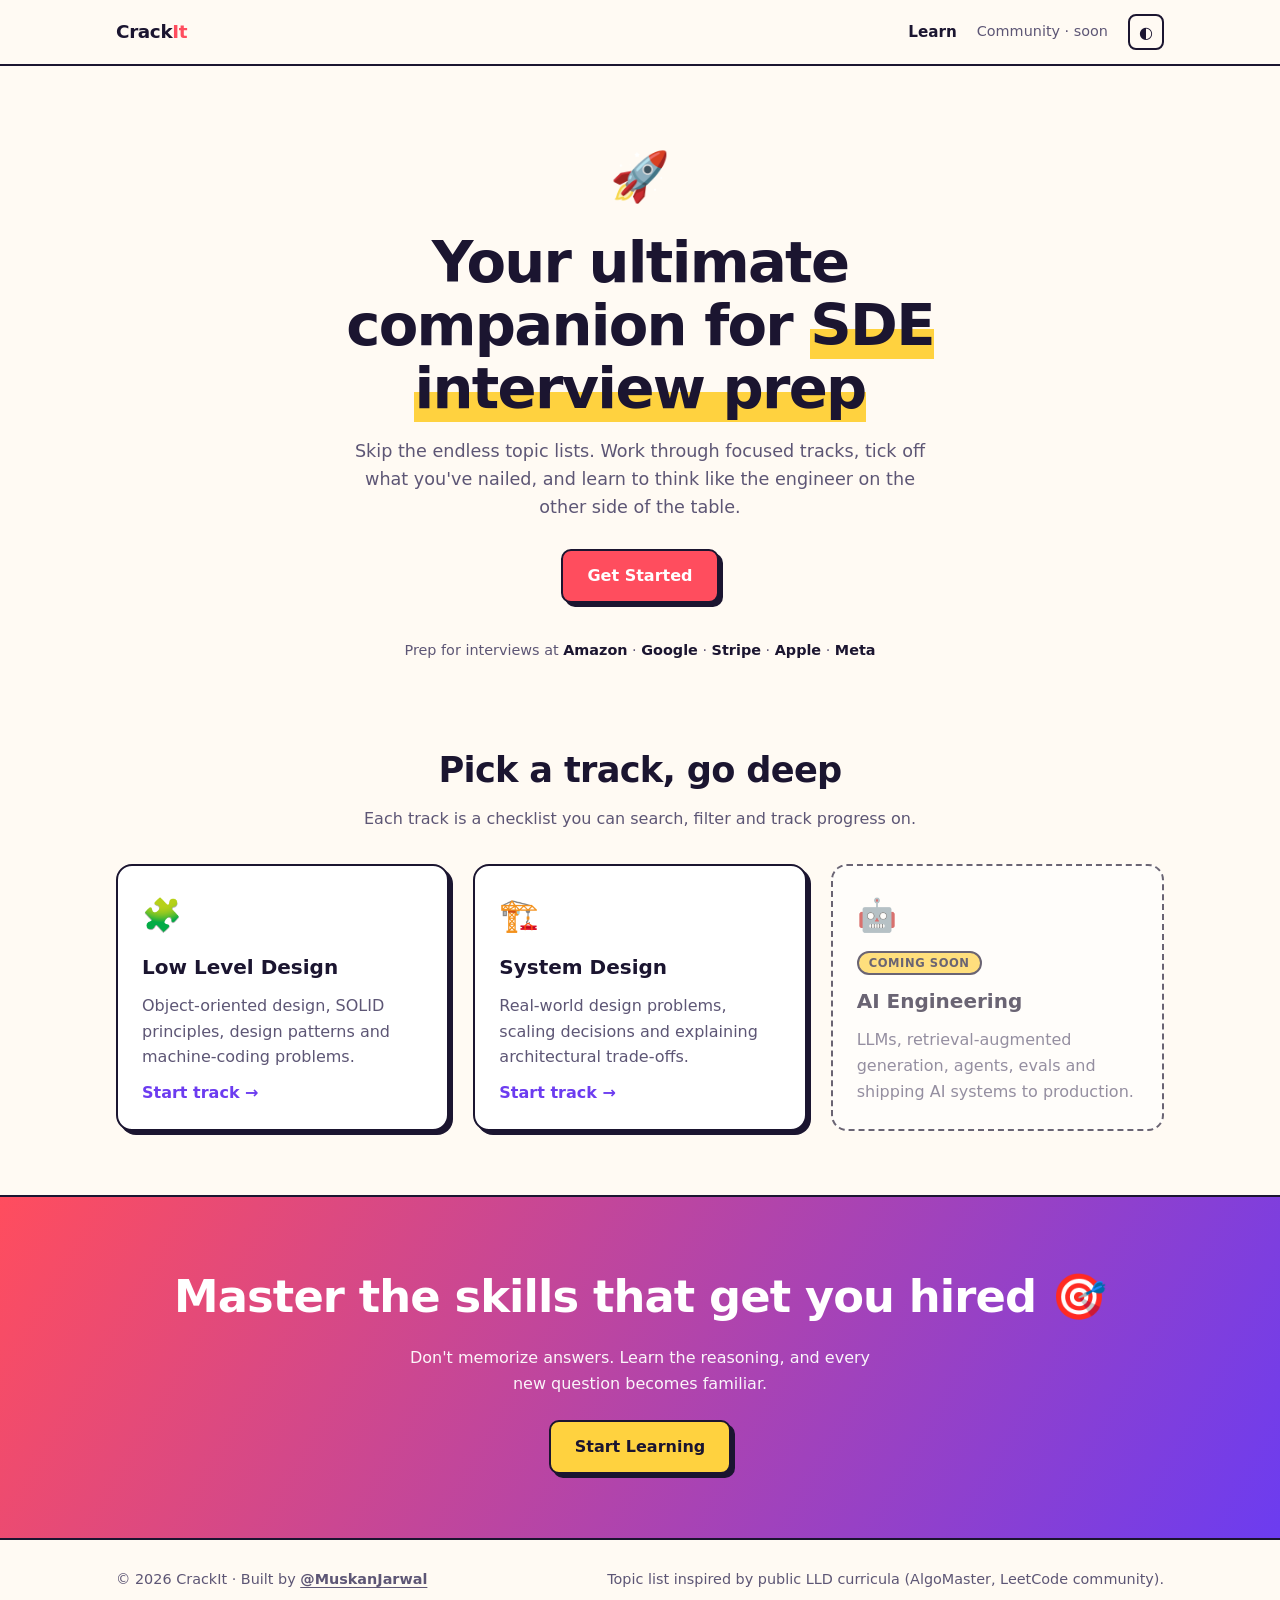
<file: index.html>
<!doctype html>
<html lang="en">
<head>
  <meta charset="utf-8">
  <meta name="viewport" content="width=device-width, initial-scale=1">
  <title>CrackIt – SDE Interview Prep</title>
  <meta name="description" content="Practical SDE interview prep: low level design, system design and more. Learn to reason, not memorize.">
  <link rel="icon" href="data:image/svg+xml,%3Csvg xmlns='http://www.w3.org/2000/svg' viewBox='0 0 100 100'%3E%3Ctext y='.9em' font-size='90'%3E%F0%9F%9A%80%3C/text%3E%3C/svg%3E">
  <meta name="theme-color" content="#6c3cf0">
  <meta property="og:type" content="website">
  <meta property="og:title" content="CrackIt – SDE Interview Prep">
  <meta property="og:description" content="Low level design, design patterns, concurrency and 40+ interview questions with full solutions.">
  <link rel="stylesheet" href="styles.css">
  <script src="theme.js"></script>
</head>
<body>
  <header class="site-header">
    <div class="wrap">
      <a class="logo" href="index.html">Crack<span>It</span></a>
      <nav class="nav">
        <a href="#learn">Learn</a>
        <span class="soon">Community · soon</span>
        <button class="theme-btn" id="theme" aria-label="Toggle theme">◐</button>
      </nav>
    </div>
  </header>

  <main>
    <section class="hero wrap">
      <span class="rocket" aria-hidden="true">🚀</span>
      <h1>Your ultimate companion for <mark>SDE interview prep</mark></h1>
      <p>Skip the endless topic lists. Work through focused tracks, tick off what you've nailed, and learn to think like the engineer on the other side of the table.</p>
      <a class="btn" href="#learn">Get Started</a>
      <div class="companies">Prep for interviews at <b>Amazon</b> · <b>Google</b> · <b>Stripe</b> · <b>Apple</b> · <b>Meta</b></div>
    </section>

    <section id="learn" class="wrap" style="padding-top:32px">
      <h2 class="section-title">Pick a track, go deep</h2>
      <p class="section-sub">Each track is a checklist you can search, filter and track progress on.</p>
      <div class="tracks">
        <a class="track-card" href="lld.html">
          <span class="emoji">🧩</span>
          <h3>Low Level Design</h3>
          <p>Object-oriented design, SOLID principles, design patterns and machine-coding problems.</p>
          <span class="go">Start track →</span>
        </a>
        <a class="track-card" href="system-design.html">
          <span class="emoji">🏗️</span>
          <h3>System Design</h3>
          <p>Real-world design problems, scaling decisions and explaining architectural trade-offs.</p>
          <span class="go">Start track →</span>
        </a>
        <div class="track-card disabled">
          <span class="emoji">🤖</span>
          <span class="pill">Coming soon</span>
          <h3>AI Engineering</h3>
          <p>LLMs, retrieval-augmented generation, agents, evals and shipping AI systems to production.</p>
        </div>
      </div>
    </section>

    <section class="banner">
      <h2>Master the skills that get you hired 🎯</h2>
      <p>Don't memorize answers. Learn the reasoning, and every new question becomes familiar.</p>
      <a class="btn alt" href="#learn">Start Learning</a>
    </section>
  </main>

  <footer class="site-footer">
    <div class="wrap"><span>© 2026 CrackIt · Built by <a href="https://github.com/MuskanJarwal" target="_blank" rel="noopener noreferrer">@MuskanJarwal</a></span><span>Topic list inspired by public LLD curricula (AlgoMaster, LeetCode community).</span></div>
  </footer>
  <script>initThemeButton();</script>
</body>
</html>
</file>
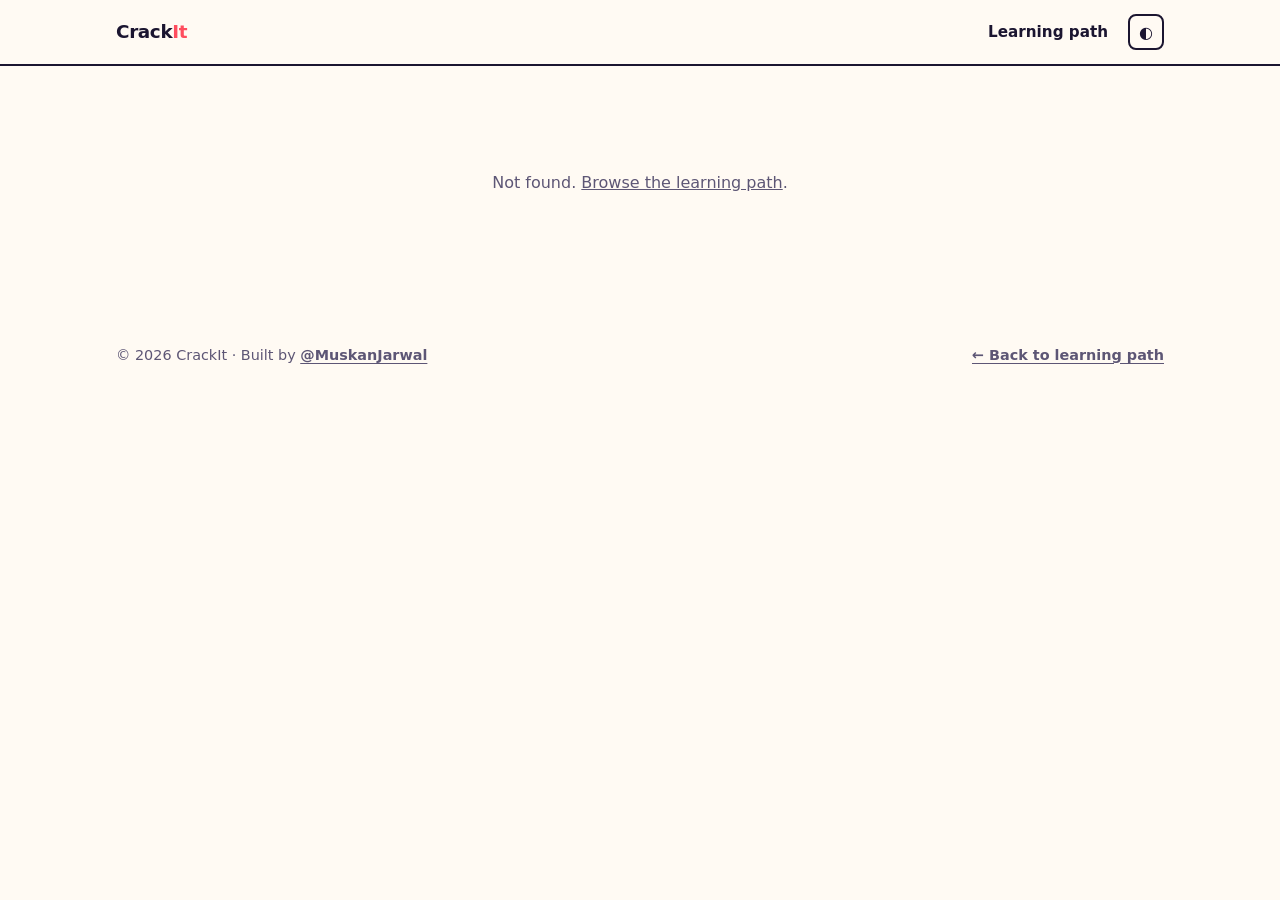
<file: lesson.html>
<!doctype html>
<html lang="en">
<head>
  <meta charset="utf-8">
  <meta name="viewport" content="width=device-width, initial-scale=1">
  <title>Lesson – CrackIt</title>
  <meta name="description" content="Free low level design lessons: OOP, SOLID, UML, concurrency and locking, explained with Java examples and interview questions.">
  <link rel="icon" href="data:image/svg+xml,%3Csvg xmlns='http://www.w3.org/2000/svg' viewBox='0 0 100 100'%3E%3Ctext y='.9em' font-size='90'%3E%F0%9F%9A%80%3C/text%3E%3C/svg%3E">
  <meta name="theme-color" content="#6c3cf0">
  <link rel="stylesheet" href="styles.css">
  <script src="theme.js"></script>
</head>
<body>
  <header class="site-header">
    <div class="wrap">
      <a class="logo" href="index.html">Crack<span>It</span></a>
      <nav class="nav">
        <a href="lld.html">Learning path</a>
        <button class="theme-btn" id="theme" aria-label="Toggle theme">◐</button>
      </nav>
    </div>
  </header>

  <main class="wrap article-wrap">
    <article id="article"></article>
    <p class="empty" id="missing">Not found. <a href="lld.html">Browse the learning path</a>.</p>
  </main>

  <footer class="site-footer">
    <div class="wrap"><span>© 2026 CrackIt · Built by <a href="https://github.com/MuskanJarwal" target="_blank" rel="noopener noreferrer">@MuskanJarwal</a></span><a href="lld.html">← Back to learning path</a></div>
  </footer>

  <script src="path.js"></script>
  <script src="render-utils.js"></script>
  <script src="data-lessons-oop.js"></script>
  <script src="data-lessons-principles.js"></script>
  <script src="data-lessons-uml.js"></script>
  <script src="data-lessons-concurrency.js"></script>
  <script src="lesson.js"></script>
  <script>initThemeButton();</script>
</body>
</html>
</file>
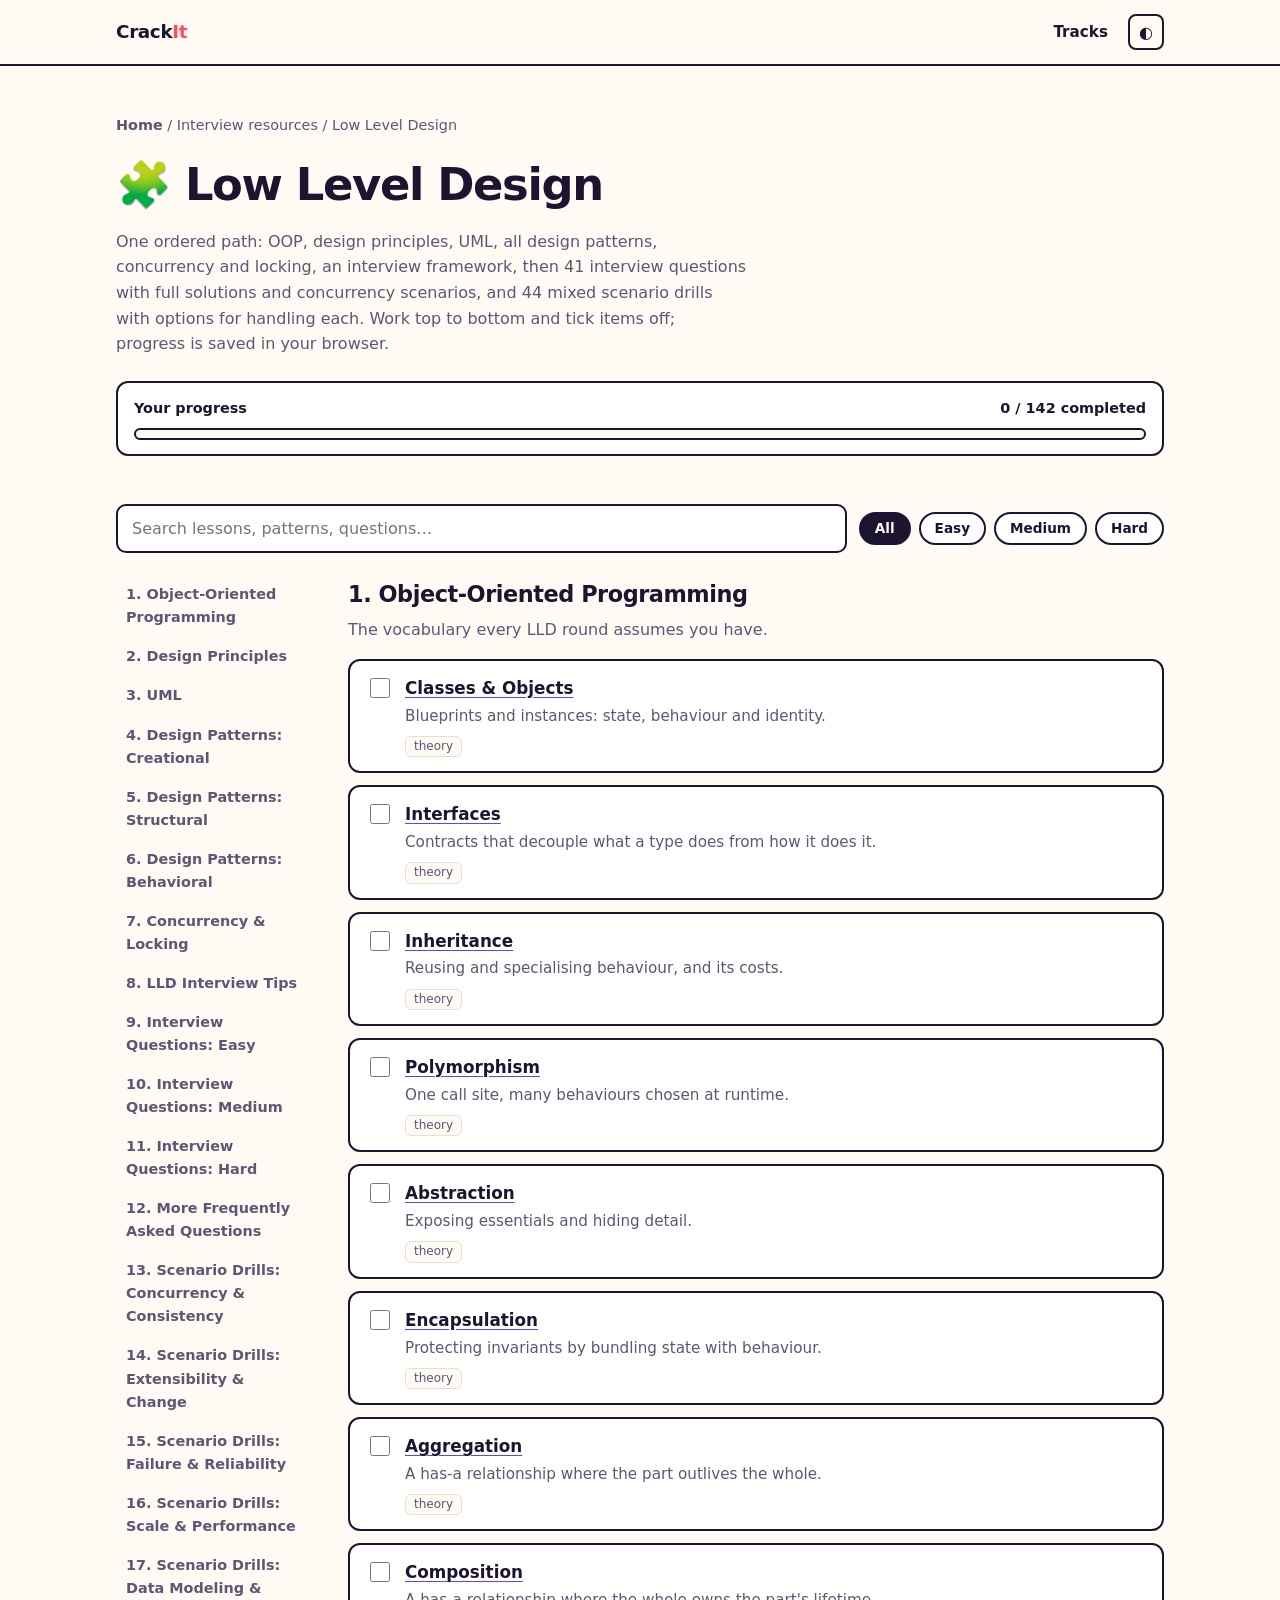
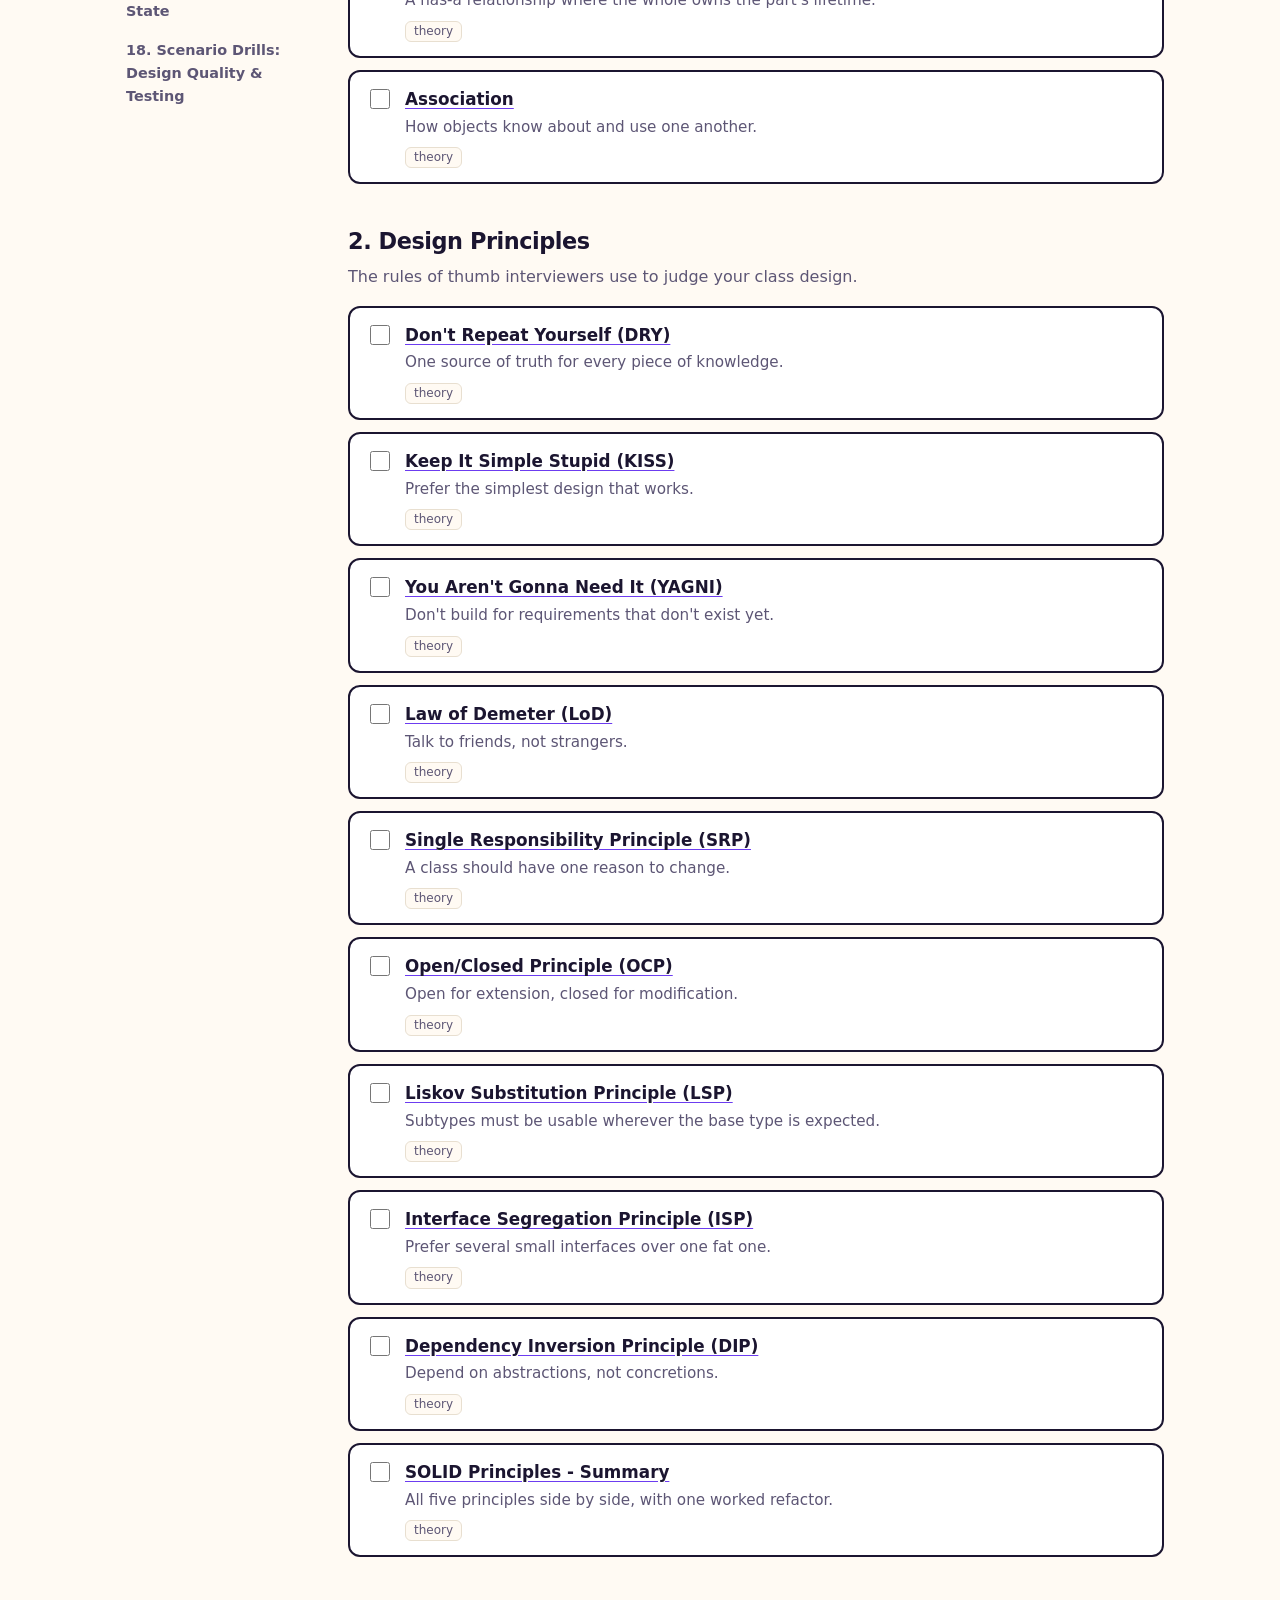
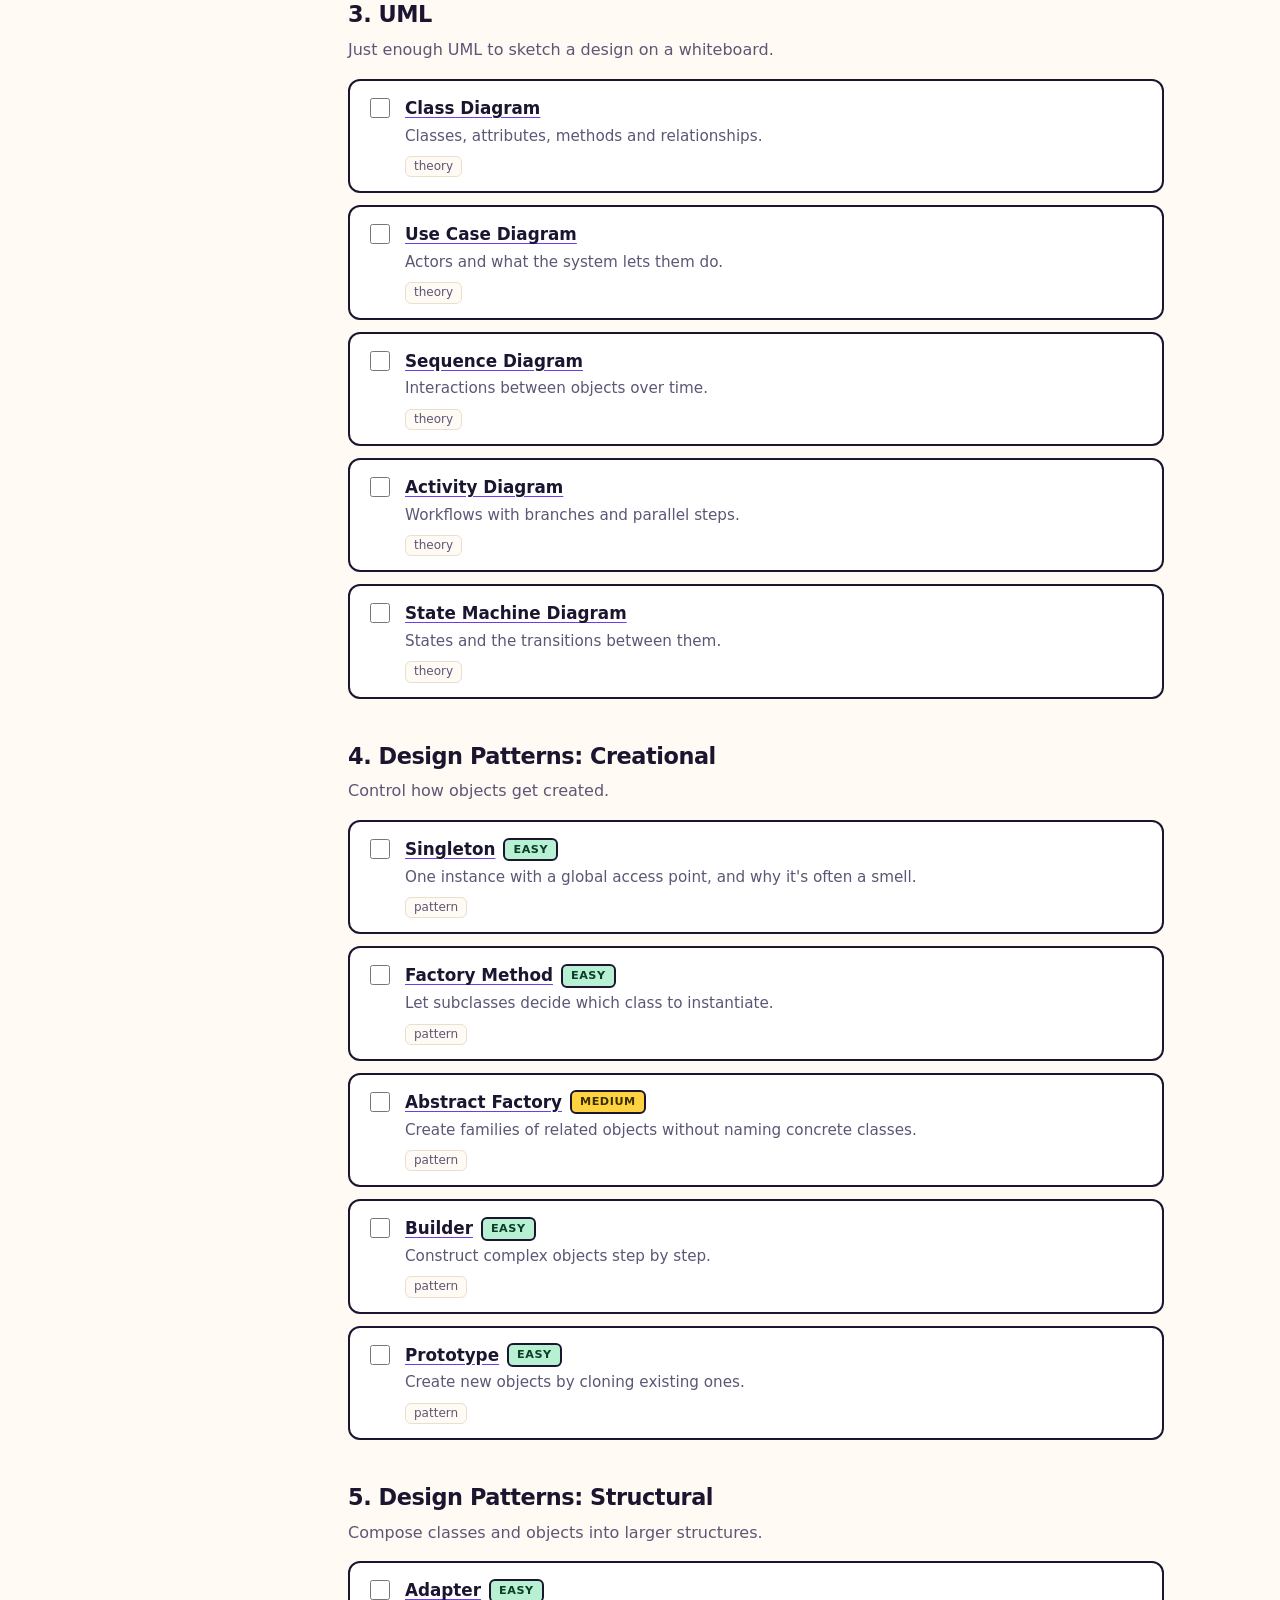
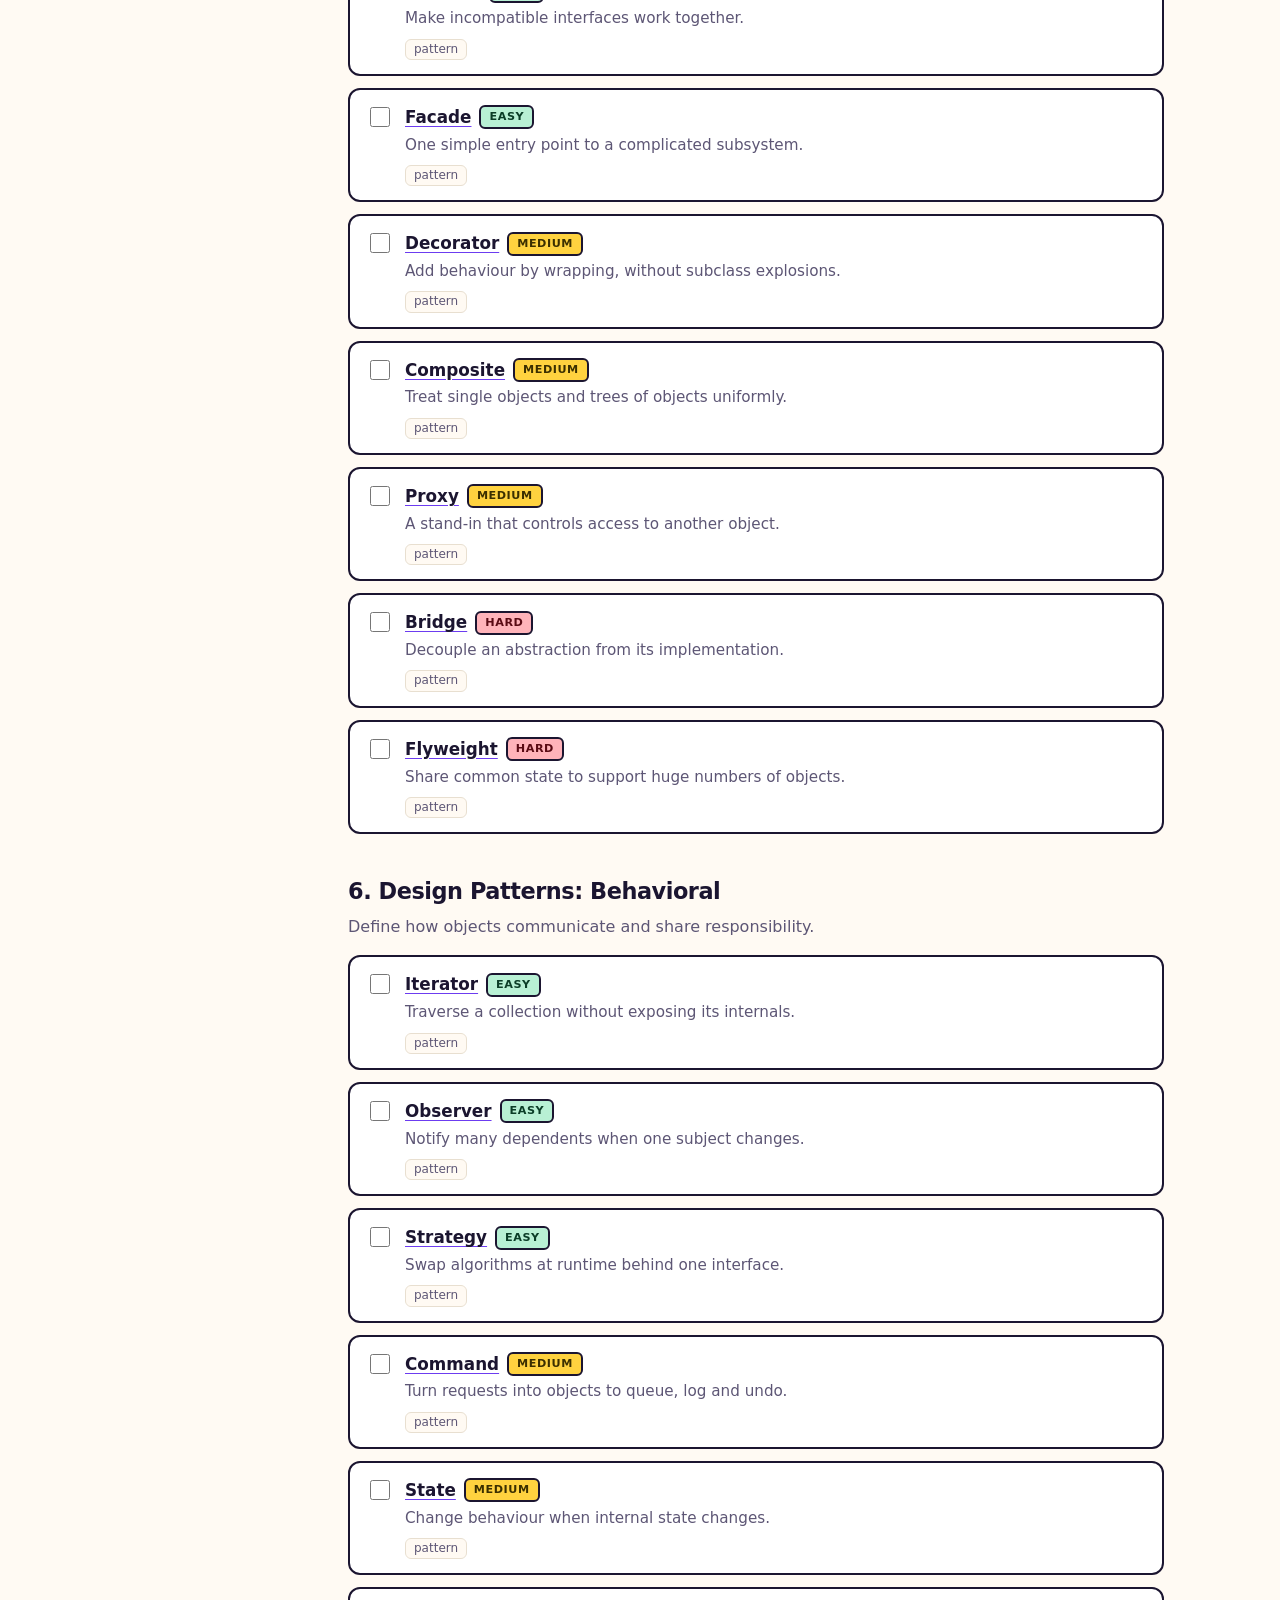
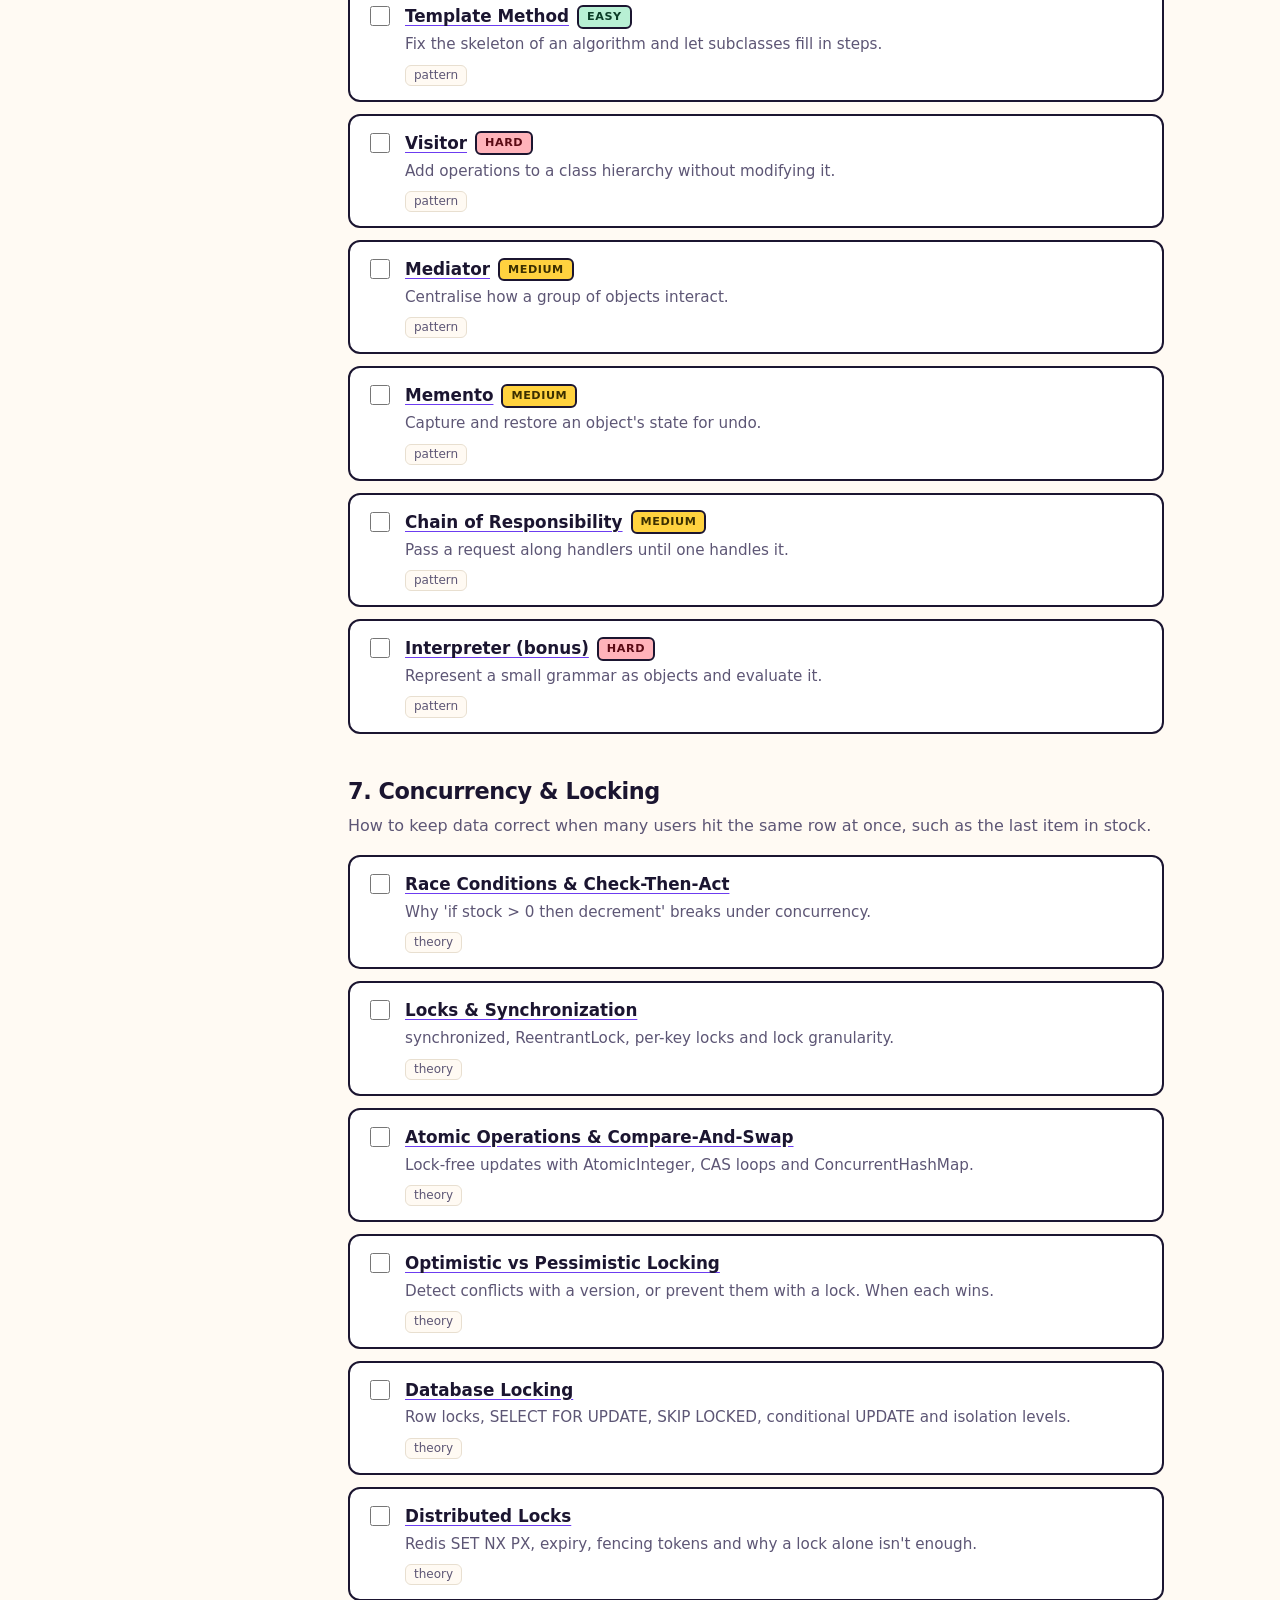
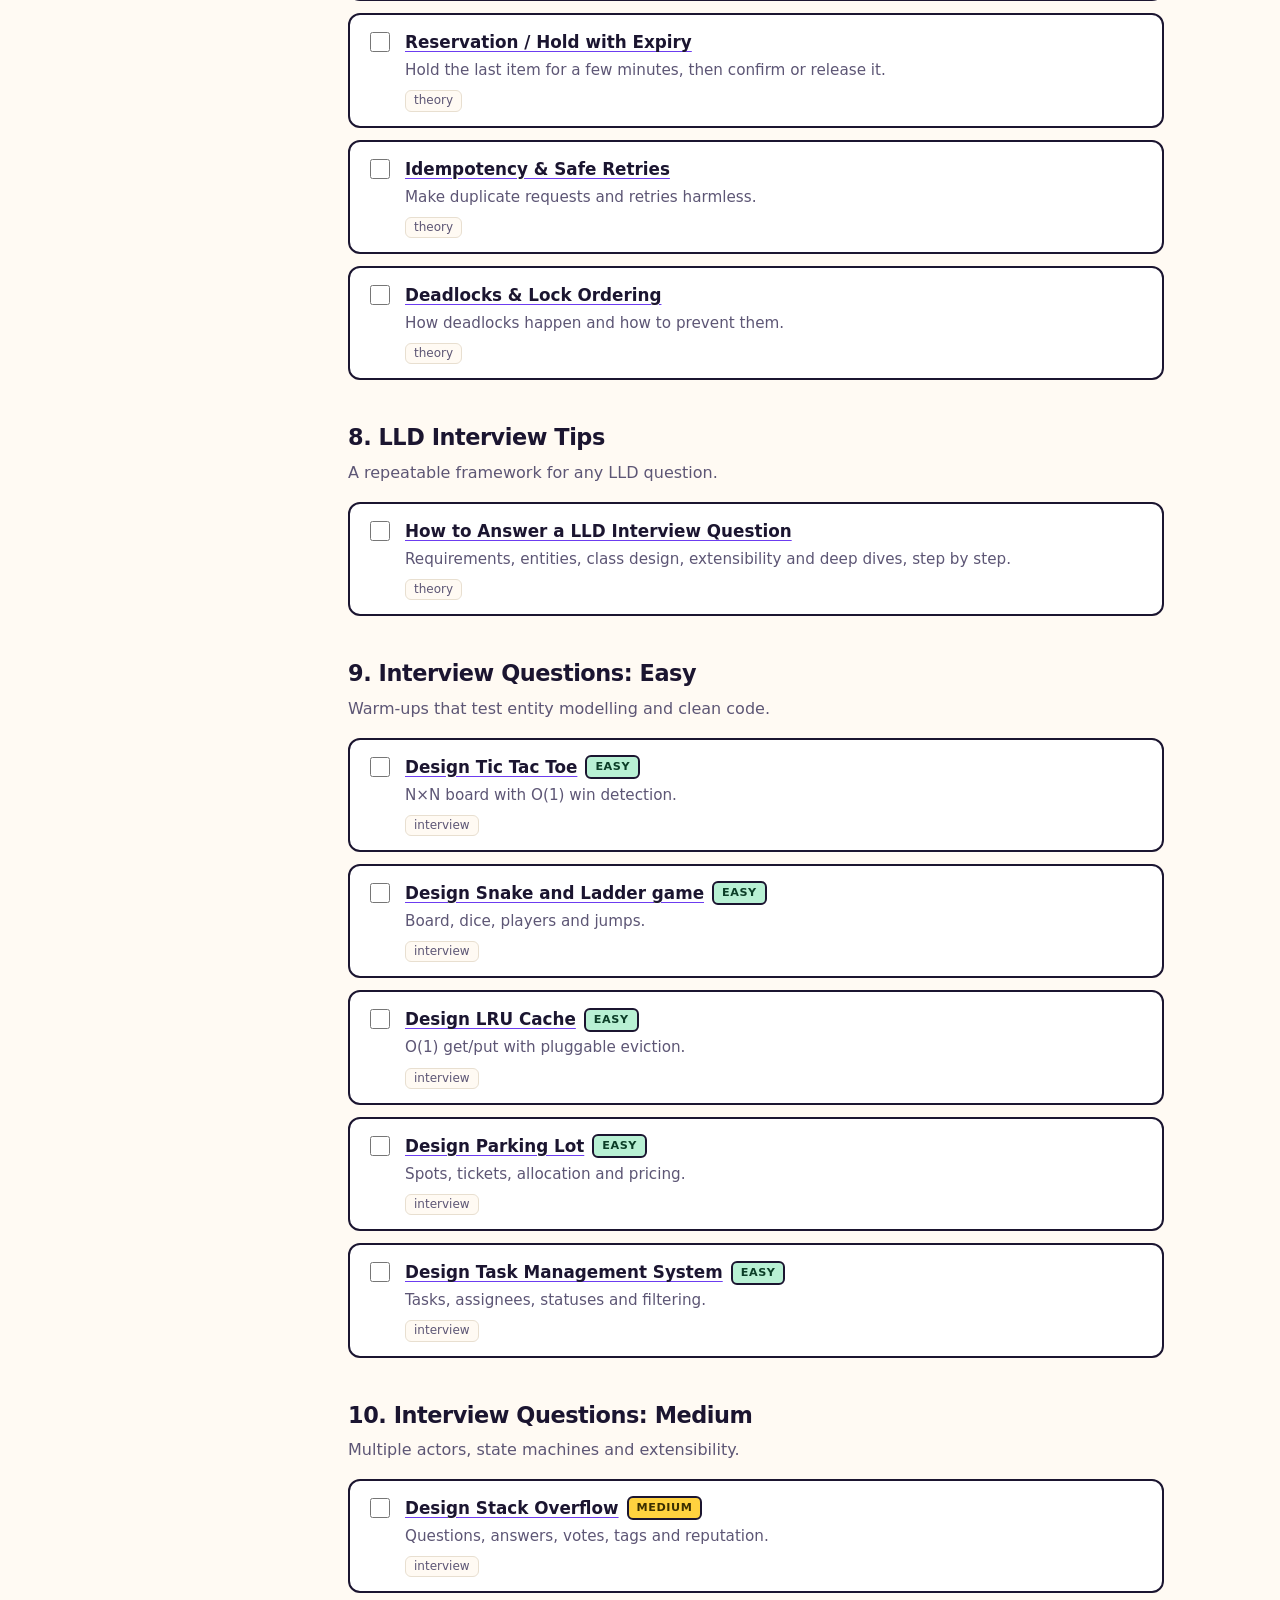
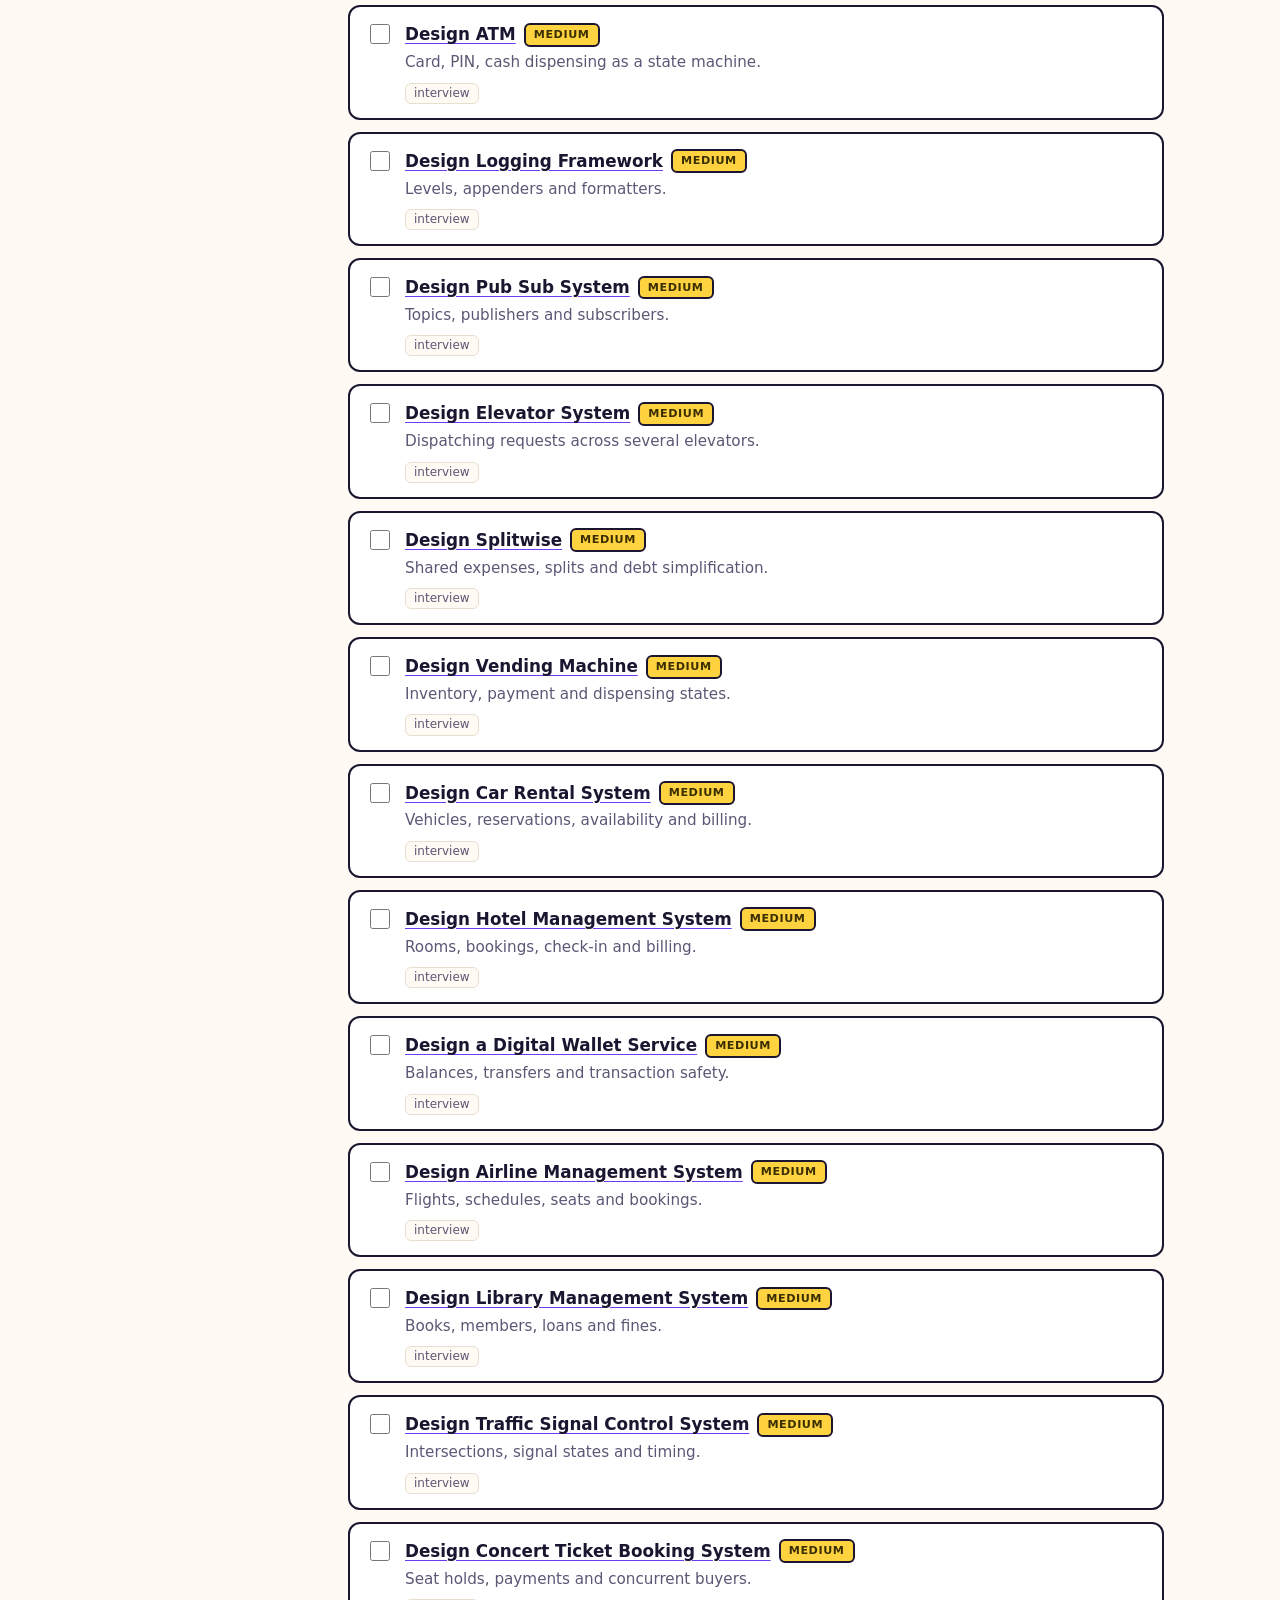
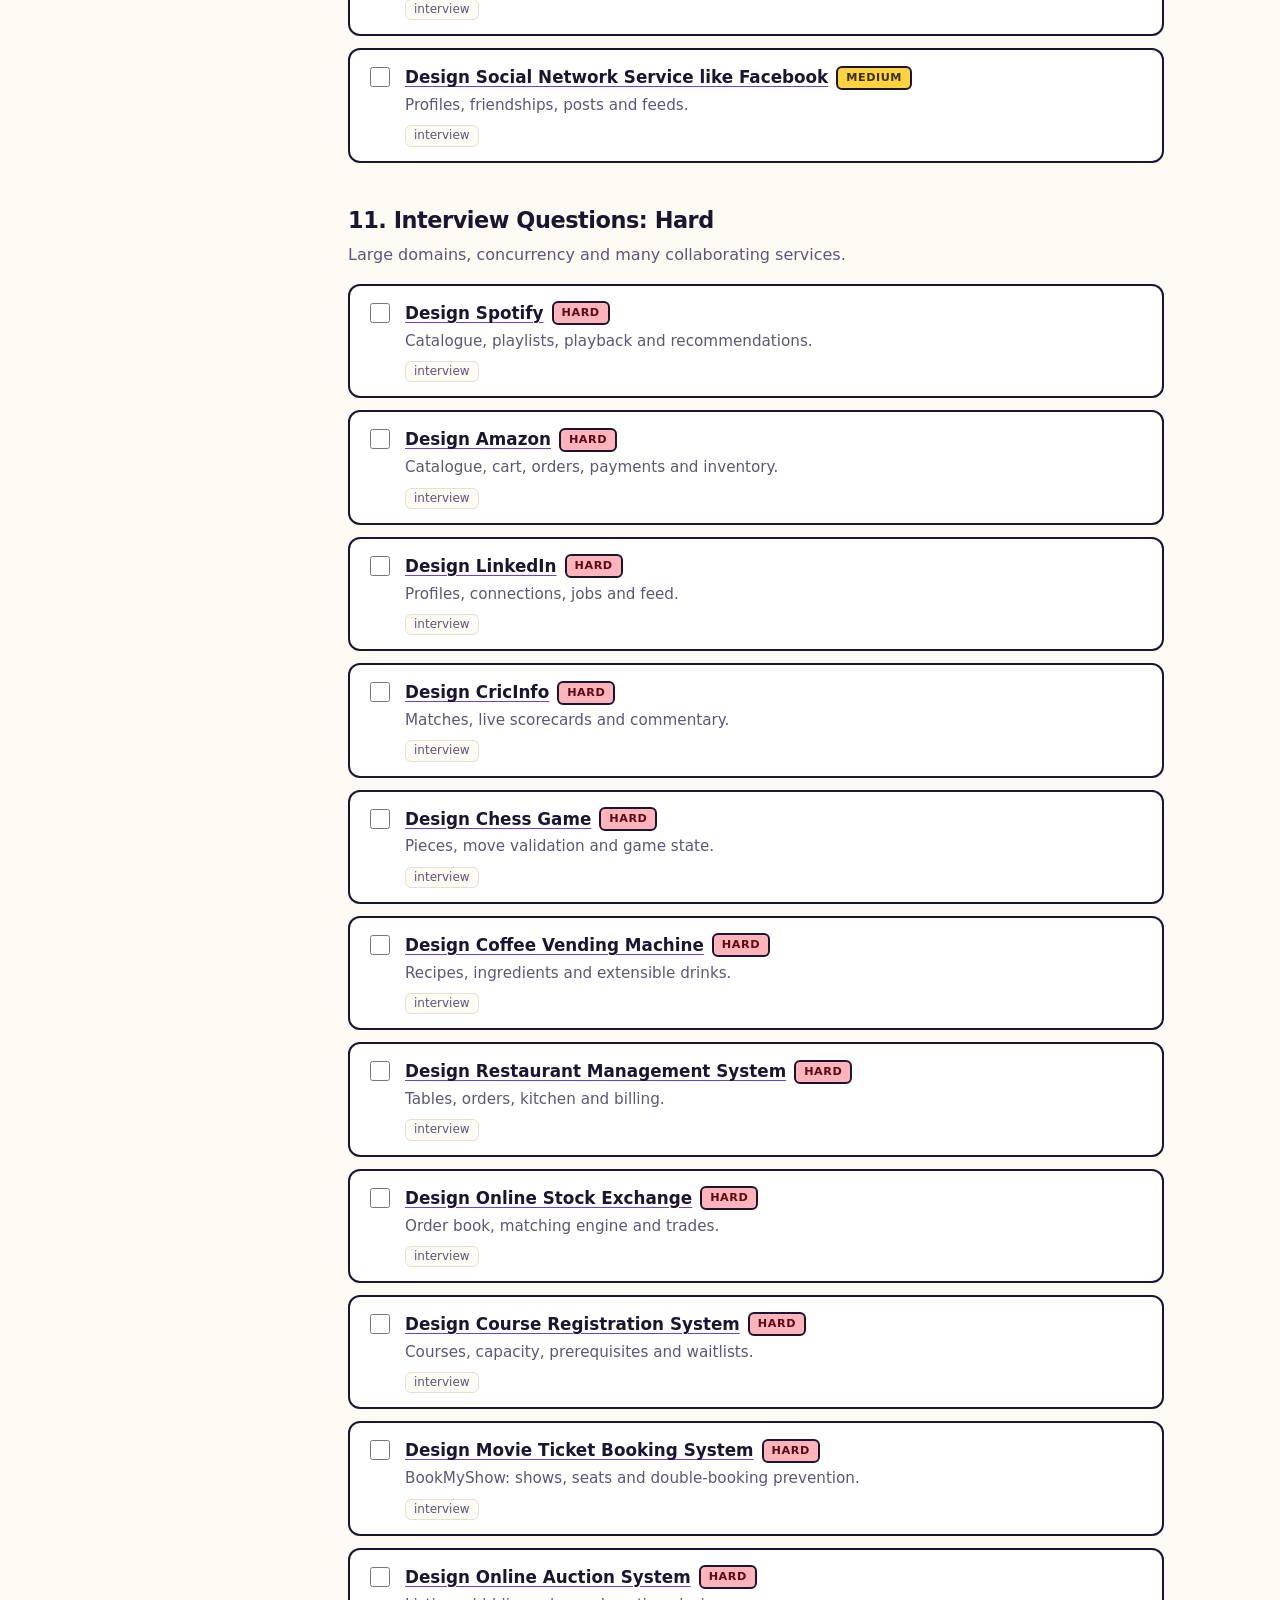
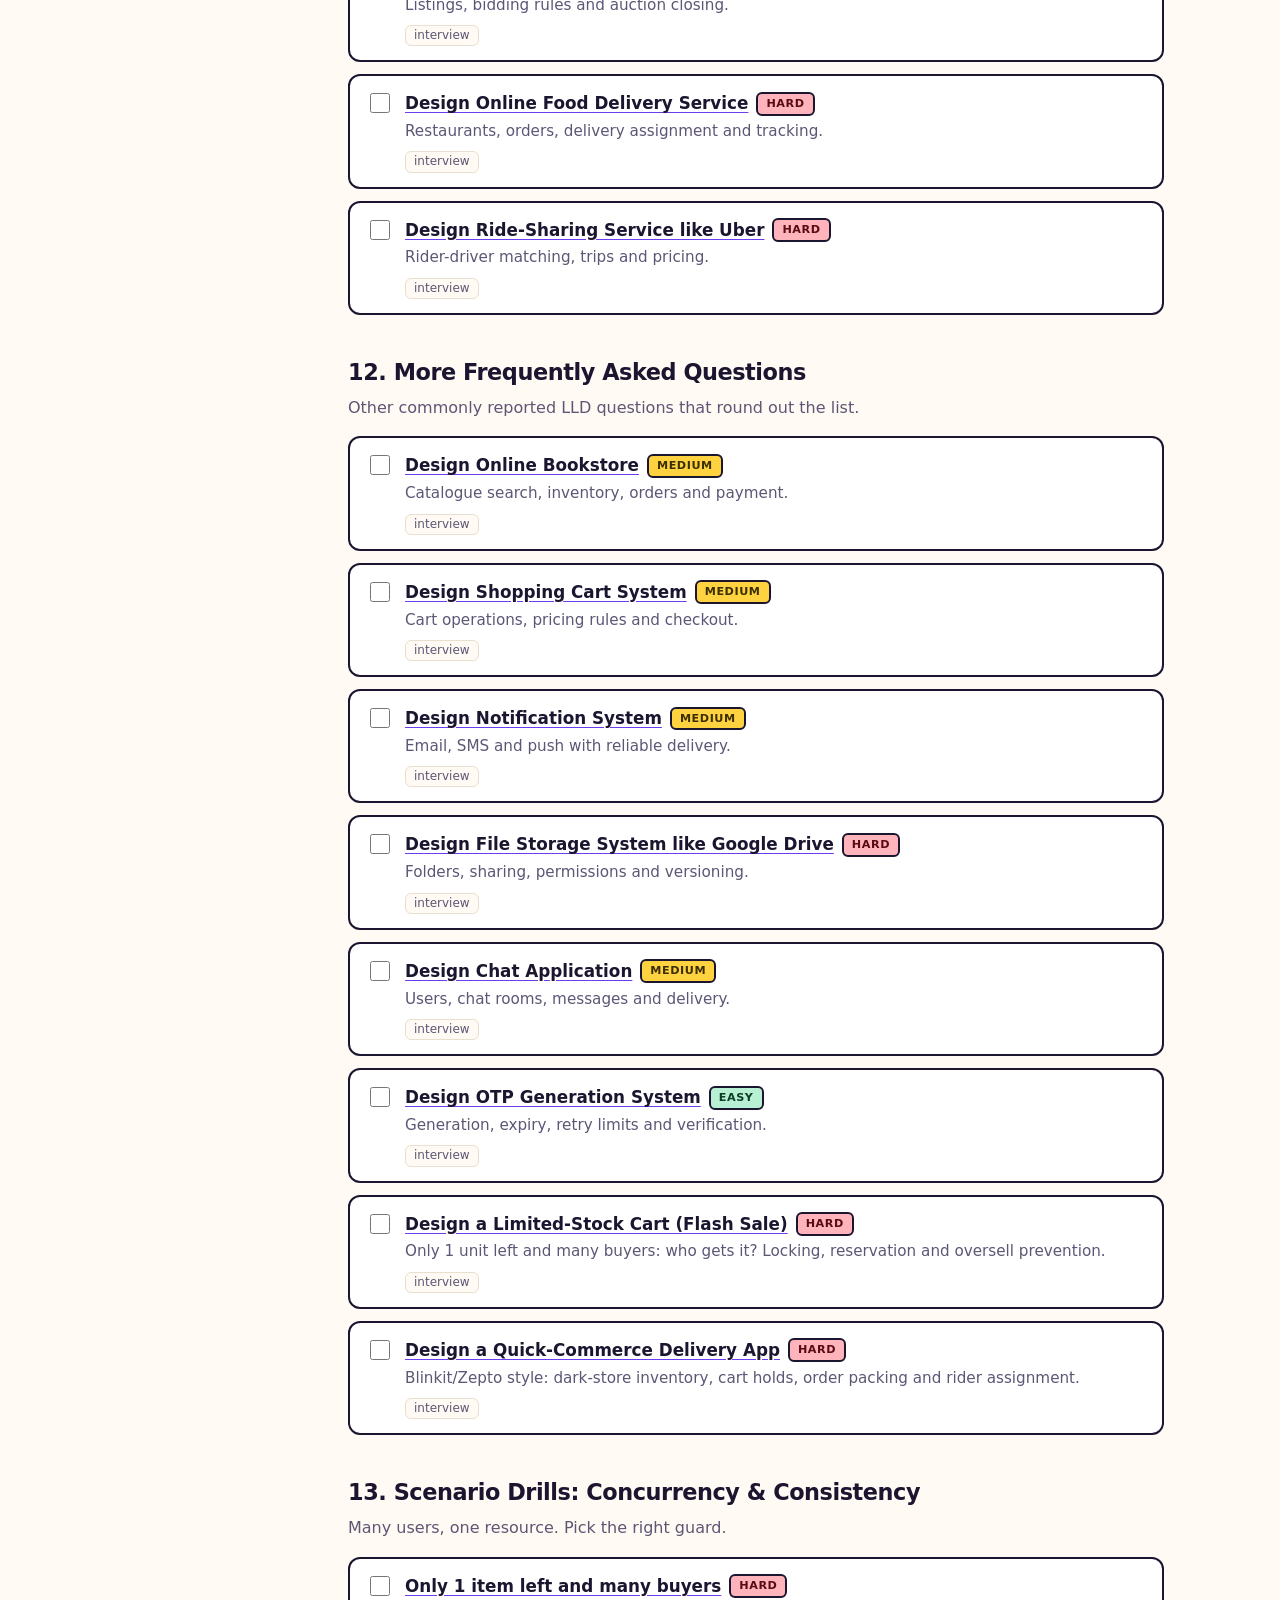
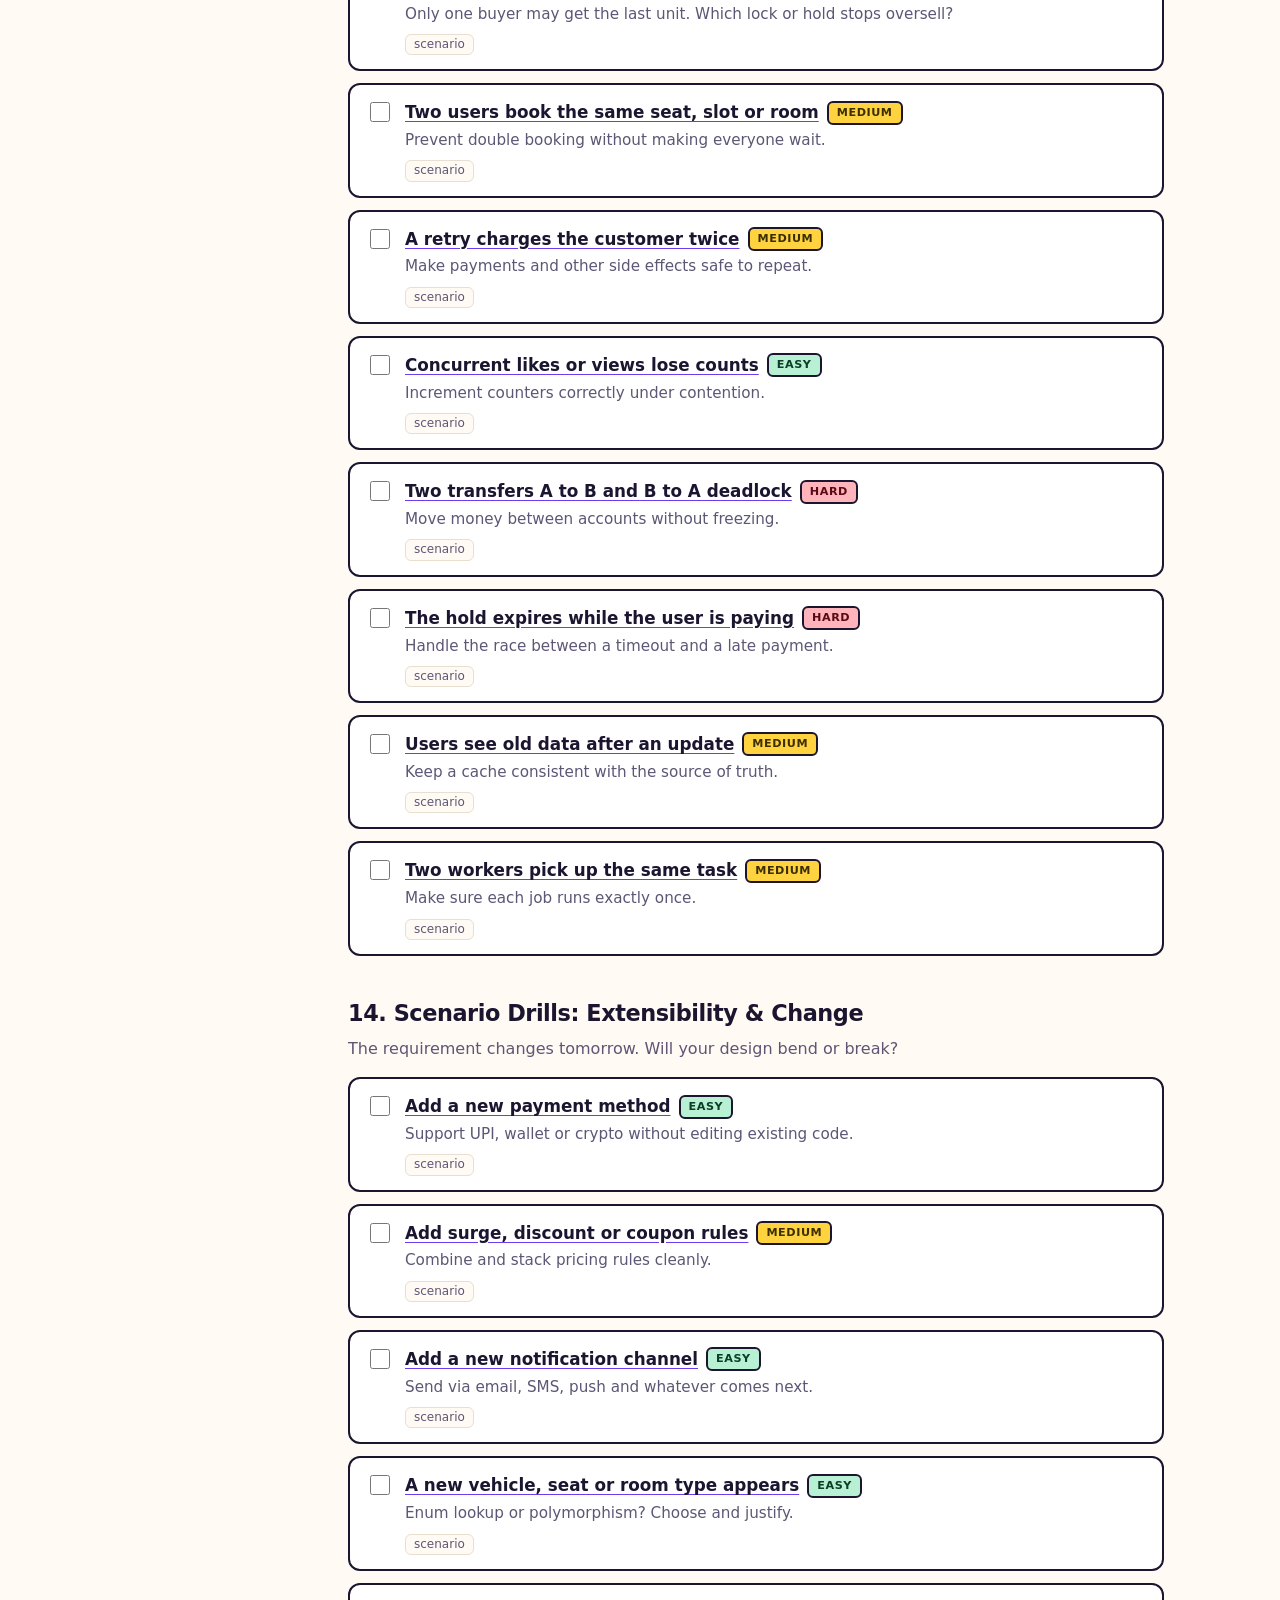
<file: lld.html>
<!doctype html>
<html lang="en">
<head>
  <meta charset="utf-8">
  <meta name="viewport" content="width=device-width, initial-scale=1">
  <title>Low Level Design – CrackIt</title>
  <meta name="description" content="OOP, SOLID, design patterns and machine-coding problems for low level design interviews.">
  <link rel="icon" href="data:image/svg+xml,%3Csvg xmlns='http://www.w3.org/2000/svg' viewBox='0 0 100 100'%3E%3Ctext y='.9em' font-size='90'%3E%F0%9F%9A%80%3C/text%3E%3C/svg%3E">
  <meta name="theme-color" content="#6c3cf0">
  <link rel="stylesheet" href="styles.css">
  <script src="theme.js"></script>
</head>
<body data-track="lld">
  <header class="site-header">
    <div class="wrap">
      <a class="logo" href="index.html">Crack<span>It</span></a>
      <nav class="nav">
        <a href="index.html#learn">Tracks</a>
        <button class="theme-btn" id="theme" aria-label="Toggle theme">◐</button>
      </nav>
    </div>
  </header>

  <main class="wrap">
    <div class="page-head">
      <div class="crumbs"><a href="index.html">Home</a> / Interview resources / Low Level Design</div>
      <h1>🧩 Low Level Design</h1>
      <p>One ordered path: OOP, design principles, UML, all design patterns, concurrency and locking, an interview framework, then 41 interview questions with full solutions and concurrency scenarios, and 44 mixed scenario drills with options for handling each. Work top to bottom and tick items off; progress is saved in your browser.</p>
      <div class="progress">
        <div class="progress-top"><span>Your progress</span><span id="progress-text">0 / 0 completed</span></div>
        <div class="bar"><i id="progress-bar"></i></div>
      </div>
    </div>

    <div class="toolbar">
      <input type="search" id="search" placeholder="Search lessons, patterns, questions…" aria-label="Search">
      <div class="chips" id="chips">
        <button class="chip" data-diff="all" aria-pressed="true">All</button>
        <button class="chip" data-diff="easy" aria-pressed="false">Easy</button>
        <button class="chip" data-diff="medium" aria-pressed="false">Medium</button>
        <button class="chip" data-diff="hard" aria-pressed="false">Hard</button>
      </div>
    </div>

    <div class="layout">
      <nav class="toc" id="toc" aria-label="Sections"></nav>
      <div>
        <div id="groups"></div>
        <p class="empty" id="empty">No matches. Try a different search or filter.</p>
      </div>
    </div>
  </main>

  <footer class="site-footer">
    <div class="wrap"><span>© 2026 CrackIt · Built by <a href="https://github.com/MuskanJarwal" target="_blank" rel="noopener noreferrer">@MuskanJarwal</a></span><a href="index.html">← Back to all tracks</a></div>
  </footer>

  <script src="path.js"></script>
  <script src="data-lld.js"></script>
  <script src="track.js"></script>
  <script>initThemeButton();</script>
</body>
</html>
</file>
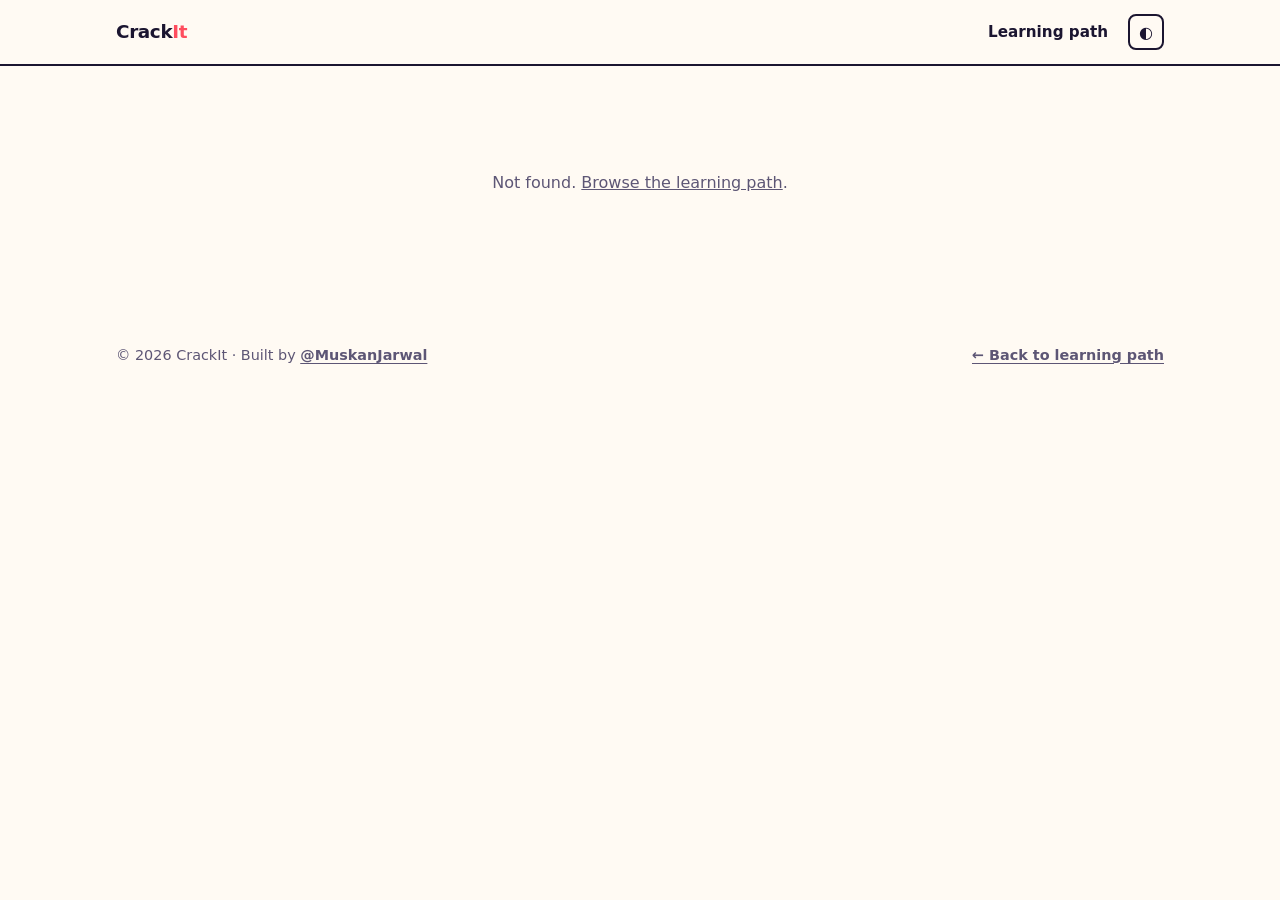
<file: pattern.html>
<!doctype html>
<html lang="en">
<head>
  <meta charset="utf-8">
  <meta name="viewport" content="width=device-width, initial-scale=1">
  <title>Design Pattern – CrackIt</title>
  <meta name="description" content="Design pattern breakdown for interviews: the problem, naive approach, class design in Java, and common mistakes.">
  <link rel="icon" href="data:image/svg+xml,%3Csvg xmlns='http://www.w3.org/2000/svg' viewBox='0 0 100 100'%3E%3Ctext y='.9em' font-size='90'%3E%F0%9F%9A%80%3C/text%3E%3C/svg%3E">
  <meta name="theme-color" content="#6c3cf0">
  <link rel="stylesheet" href="styles.css">
  <script src="theme.js"></script>
</head>
<body>
  <header class="site-header">
    <div class="wrap">
      <a class="logo" href="index.html">Crack<span>It</span></a>
      <nav class="nav">
        <a href="lld.html">Learning path</a>
        <button class="theme-btn" id="theme" aria-label="Toggle theme">◐</button>
      </nav>
    </div>
  </header>

  <main class="wrap article-wrap">
    <article id="article"></article>
    <p class="empty" id="missing">Not found. <a href="lld.html">Browse the learning path</a>.</p>
  </main>

  <footer class="site-footer">
    <div class="wrap"><span>© 2026 CrackIt · Built by <a href="https://github.com/MuskanJarwal" target="_blank" rel="noopener noreferrer">@MuskanJarwal</a></span><a href="lld.html">← Back to learning path</a></div>
  </footer>

  <script src="path.js"></script>
  <script src="render-utils.js"></script>
  <script src="data-patterns-creational.js"></script>
  <script src="data-patterns-structural.js"></script>
  <script src="data-patterns-behavioral-a.js"></script>
  <script src="data-patterns-behavioral-b.js"></script>
  <script src="pattern.js"></script>
  <script>initThemeButton();</script>
</body>
</html>
</file>
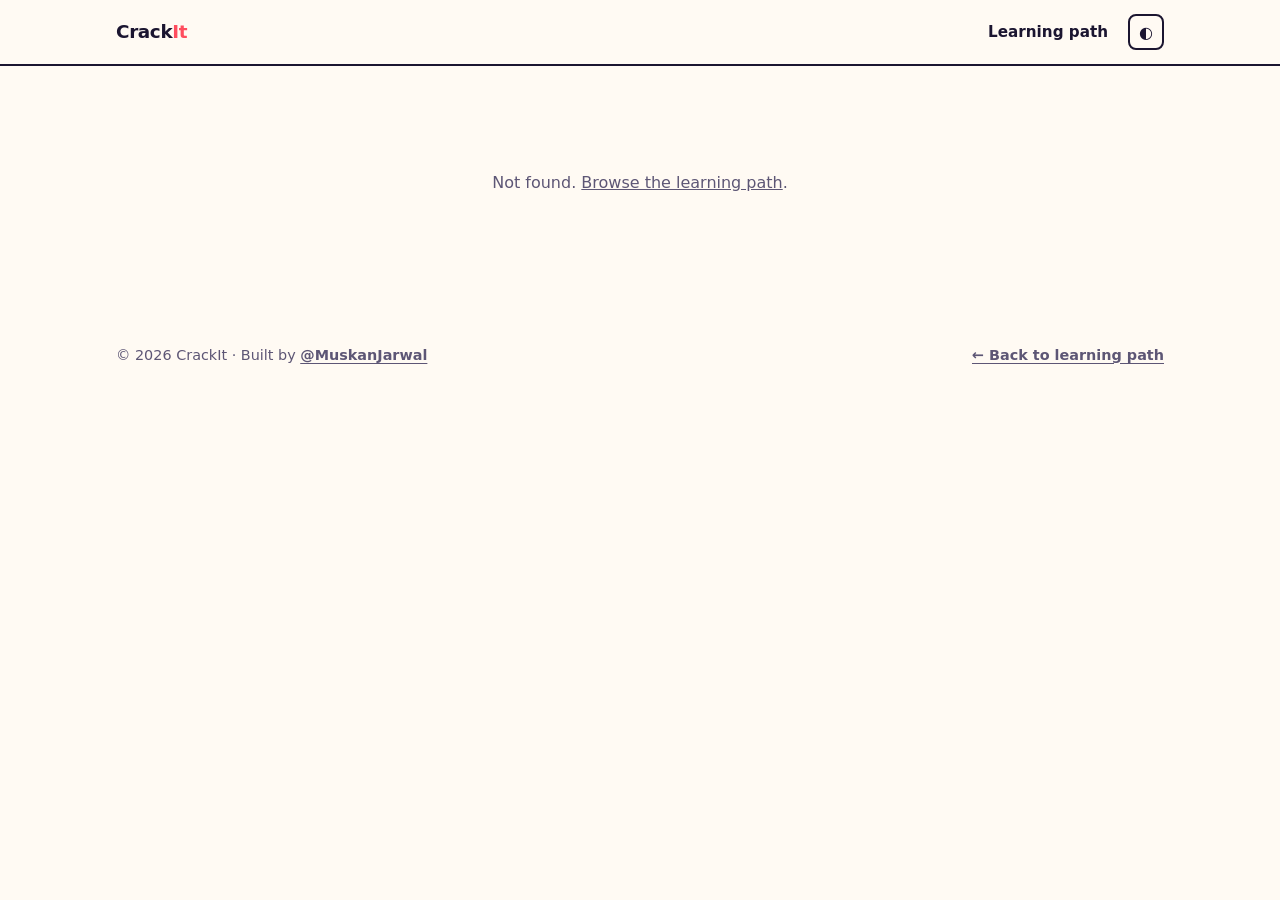
<file: question.html>
<!doctype html>
<html lang="en">
<head>
  <meta charset="utf-8">
  <meta name="viewport" content="width=device-width, initial-scale=1">
  <title>Interview Question – CrackIt</title>
  <meta name="description" content="Low level design interview question with requirements, class design, full Java solution and concurrency scenarios.">
  <link rel="icon" href="data:image/svg+xml,%3Csvg xmlns='http://www.w3.org/2000/svg' viewBox='0 0 100 100'%3E%3Ctext y='.9em' font-size='90'%3E%F0%9F%9A%80%3C/text%3E%3C/svg%3E">
  <meta name="theme-color" content="#6c3cf0">
  <link rel="stylesheet" href="styles.css">
  <script src="theme.js"></script>
</head>
<body>
  <header class="site-header">
    <div class="wrap">
      <a class="logo" href="index.html">Crack<span>It</span></a>
      <nav class="nav">
        <a href="lld.html">Learning path</a>
        <button class="theme-btn" id="theme" aria-label="Toggle theme">◐</button>
      </nav>
    </div>
  </header>

  <main class="wrap article-wrap">
    <article id="article"></article>
    <p class="empty" id="missing">Not found. <a href="lld.html">Browse the learning path</a>.</p>
  </main>

  <footer class="site-footer">
    <div class="wrap"><span>© 2026 CrackIt · Built by <a href="https://github.com/MuskanJarwal" target="_blank" rel="noopener noreferrer">@MuskanJarwal</a></span><a href="lld.html">← Back to learning path</a></div>
  </footer>

  <script src="path.js"></script>
  <script src="render-utils.js"></script>
  <script src="data-questions-a.js"></script>
  <script src="data-questions-b.js"></script>
  <script src="data-questions-c.js"></script>
  <script src="data-questions-d.js"></script>
  <script src="data-questions-e.js"></script>
  <script src="data-questions-f.js"></script>
  <script src="data-questions-g.js"></script>
  <script src="data-questions-h.js"></script>
  <script src="data-questions-i.js"></script>
  <script src="data-questions-j.js"></script>
  <script src="data-questions-k.js"></script>
  <script src="data-solutions-a.js"></script>
  <script src="data-solutions-b.js"></script>
  <script src="data-solutions-c.js"></script>
  <script src="data-solutions-d.js"></script>
  <script src="data-solutions-e.js"></script>
  <script src="data-solutions-f.js"></script>
  <script src="data-solutions-g.js"></script>
  <script src="data-concurrency-a.js"></script>
  <script src="data-concurrency-b.js"></script>
  <script src="data-concurrency-c.js"></script>
  <script src="data-concurrency-d.js"></script>
  <script src="data-concurrency-e.js"></script>
  <script src="data-concurrency-f.js"></script>
  <script src="data-concurrency-g.js"></script>
  <script src="question.js"></script>
  <script>initThemeButton();</script>
</body>
</html>
</file>
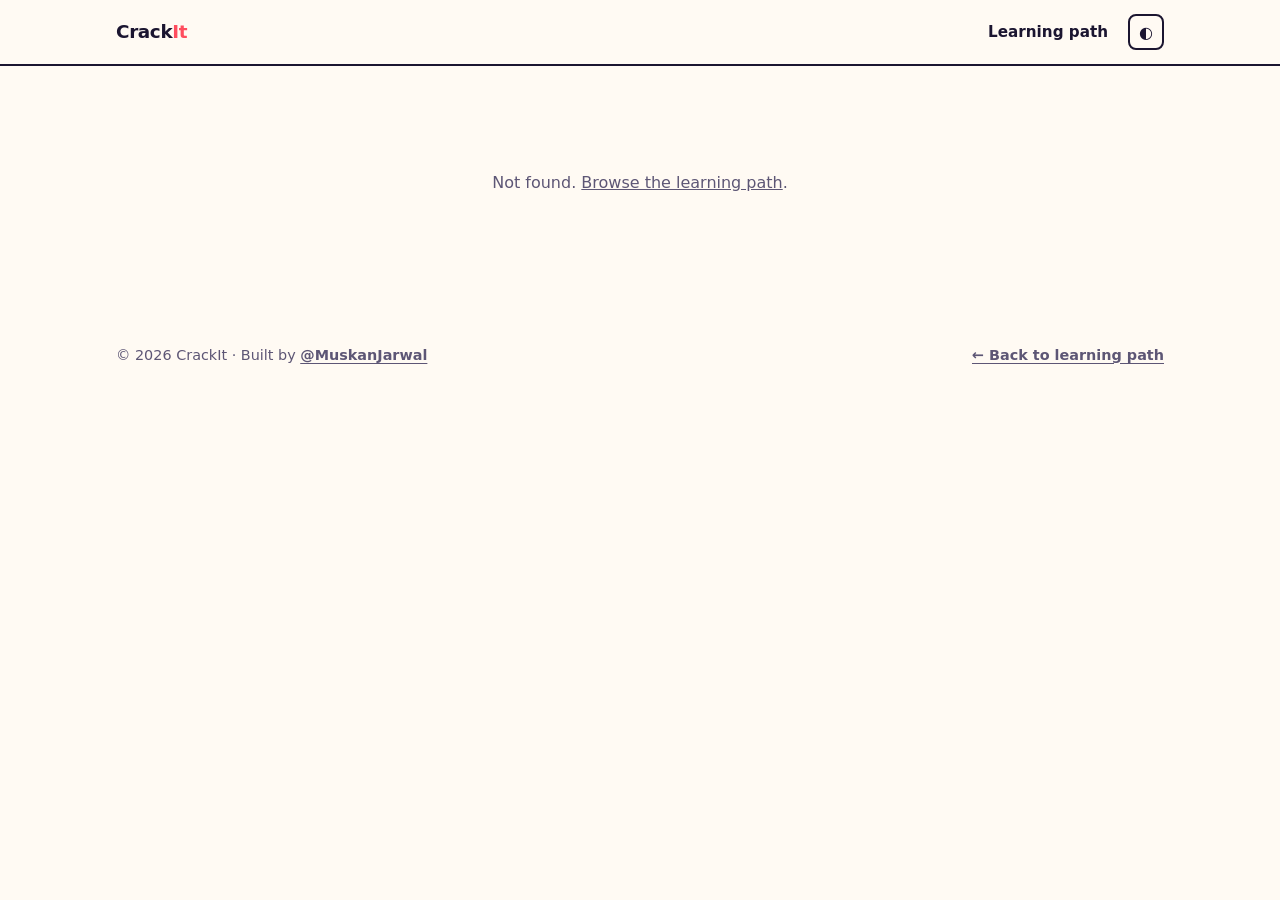
<file: scenario.html>
<!doctype html>
<html lang="en">
<head>
  <meta charset="utf-8">
  <meta name="viewport" content="width=device-width, initial-scale=1">
  <title>Scenario Drill – CrackIt</title>
  <meta name="description" content="Interview scenario drill: several ways to handle a design problem, each tied to a concept, with trade-offs and Java code.">
  <link rel="icon" href="data:image/svg+xml,%3Csvg xmlns='http://www.w3.org/2000/svg' viewBox='0 0 100 100'%3E%3Ctext y='.9em' font-size='90'%3E%F0%9F%9A%80%3C/text%3E%3C/svg%3E">
  <meta name="theme-color" content="#6c3cf0">
  <link rel="stylesheet" href="styles.css">
  <script src="theme.js"></script>
</head>
<body>
  <header class="site-header">
    <div class="wrap">
      <a class="logo" href="index.html">Crack<span>It</span></a>
      <nav class="nav">
        <a href="lld.html">Learning path</a>
        <button class="theme-btn" id="theme" aria-label="Toggle theme">◐</button>
      </nav>
    </div>
  </header>

  <main class="wrap article-wrap">
    <article id="article"></article>
    <p class="empty" id="missing">Not found. <a href="lld.html">Browse the learning path</a>.</p>
  </main>

  <footer class="site-footer">
    <div class="wrap"><span>© 2026 CrackIt · Built by <a href="https://github.com/MuskanJarwal" target="_blank" rel="noopener noreferrer">@MuskanJarwal</a></span><a href="lld.html">← Back to learning path</a></div>
  </footer>

  <script src="path.js"></script>
  <script src="render-utils.js"></script>
  <script src="data-scenarios-a.js"></script>
  <script src="data-scenarios-b.js"></script>
  <script src="data-scenarios-c.js"></script>
  <script src="data-scenarios-d.js"></script>
  <script src="data-scenarios-e.js"></script>
  <script src="data-scenarios-f.js"></script>
  <script src="scenario.js"></script>
  <script>initThemeButton();</script>
</body>
</html>
</file>
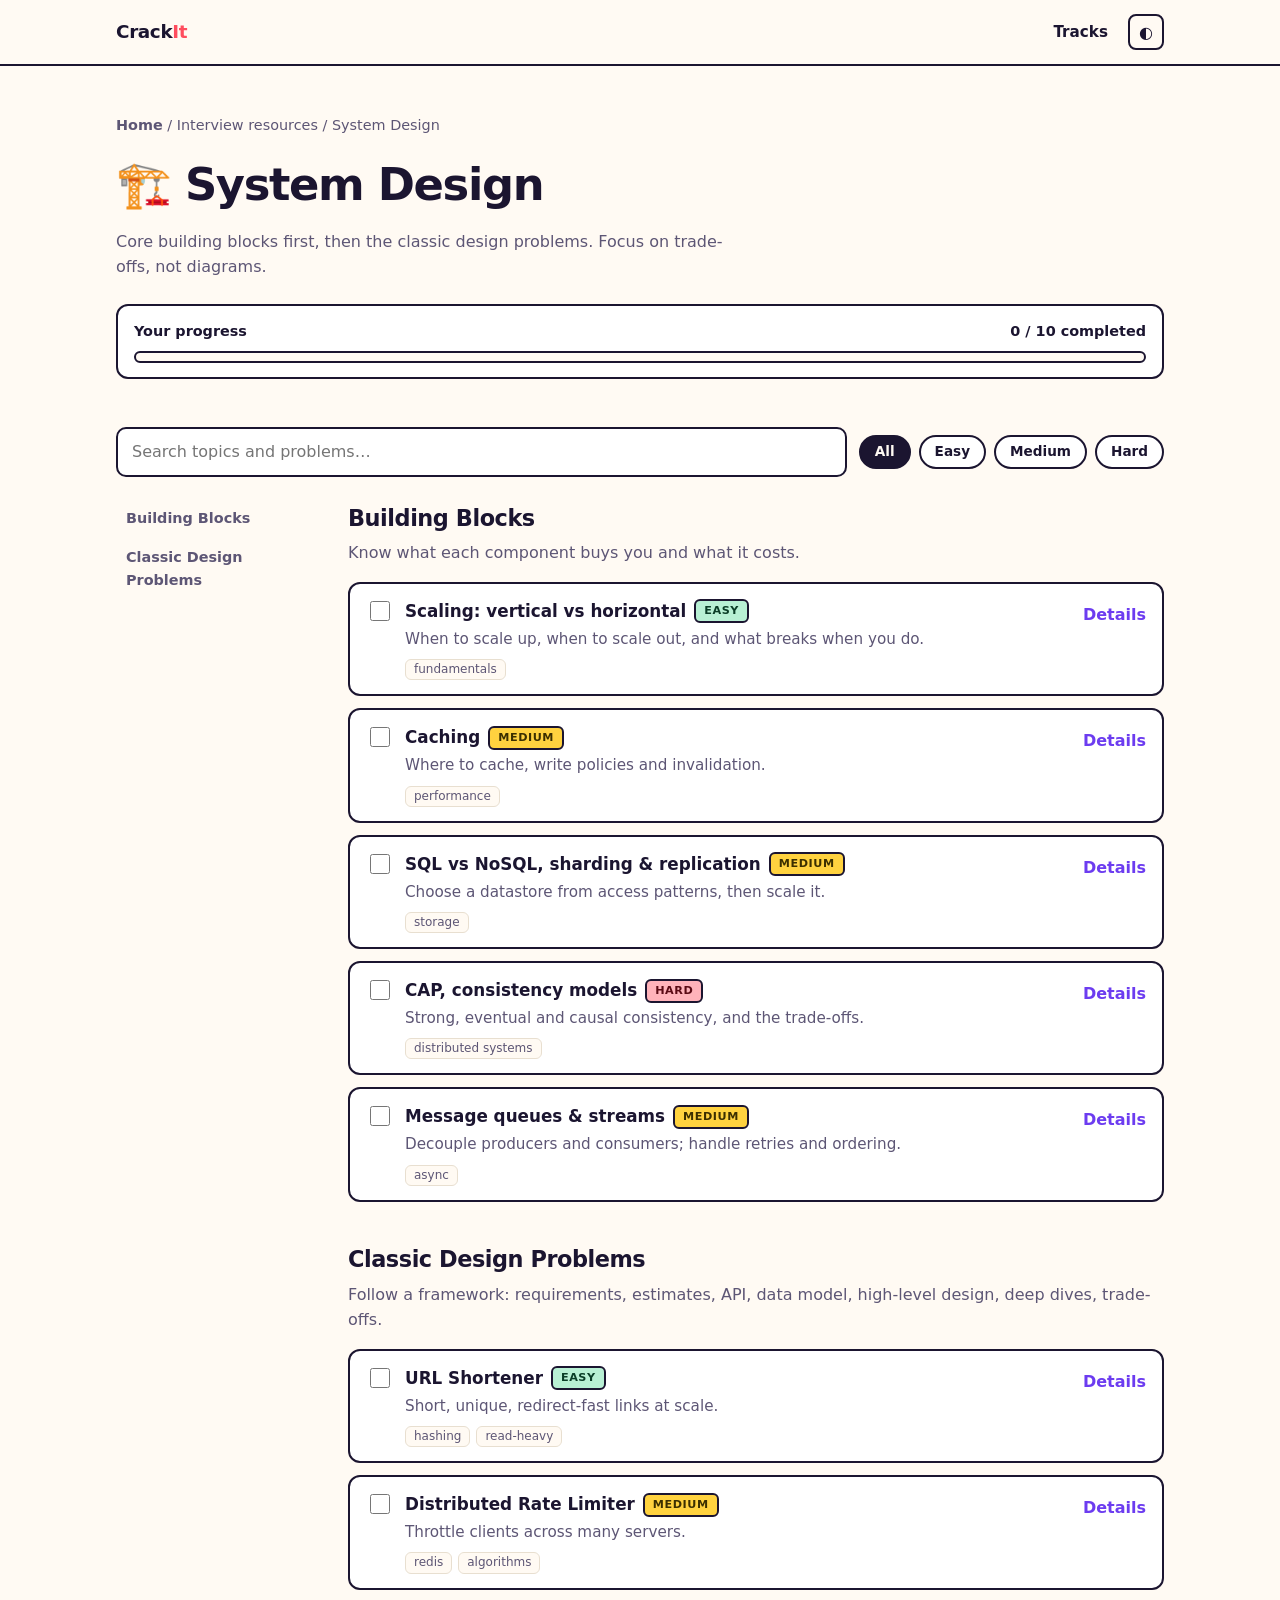
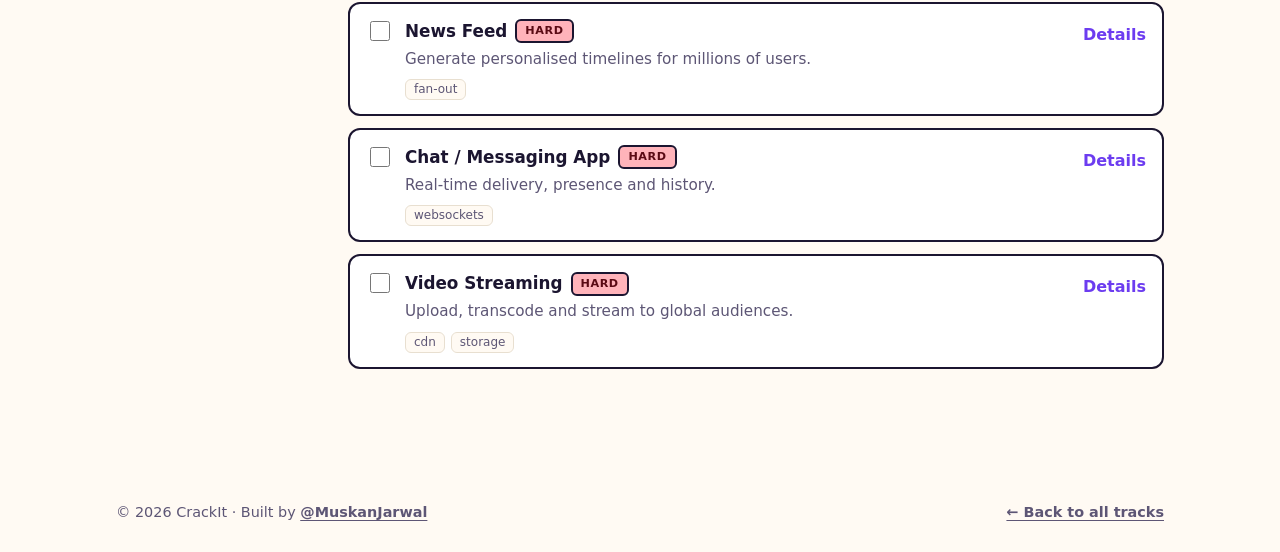
<file: system-design.html>
<!doctype html>
<html lang="en">
<head>
  <meta charset="utf-8">
  <meta name="viewport" content="width=device-width, initial-scale=1">
  <title>System Design – CrackIt</title>
  <meta name="description" content="Building blocks and classic design problems for system design interviews.">
  <link rel="icon" href="data:image/svg+xml,%3Csvg xmlns='http://www.w3.org/2000/svg' viewBox='0 0 100 100'%3E%3Ctext y='.9em' font-size='90'%3E%F0%9F%9A%80%3C/text%3E%3C/svg%3E">
  <meta name="theme-color" content="#6c3cf0">
  <link rel="stylesheet" href="styles.css">
  <script src="theme.js"></script>
</head>
<body data-track="sd">
  <header class="site-header">
    <div class="wrap">
      <a class="logo" href="index.html">Crack<span>It</span></a>
      <nav class="nav">
        <a href="index.html#learn">Tracks</a>
        <button class="theme-btn" id="theme" aria-label="Toggle theme">◐</button>
      </nav>
    </div>
  </header>

  <main class="wrap">
    <div class="page-head">
      <div class="crumbs"><a href="index.html">Home</a> / Interview resources / System Design</div>
      <h1>🏗️ System Design</h1>
      <p>Core building blocks first, then the classic design problems. Focus on trade-offs, not diagrams.</p>
      <div class="progress">
        <div class="progress-top"><span>Your progress</span><span id="progress-text">0 / 0 completed</span></div>
        <div class="bar"><i id="progress-bar"></i></div>
      </div>
    </div>

    <div class="toolbar">
      <input type="search" id="search" placeholder="Search topics and problems…" aria-label="Search">
      <div class="chips" id="chips">
        <button class="chip" data-diff="all" aria-pressed="true">All</button>
        <button class="chip" data-diff="easy" aria-pressed="false">Easy</button>
        <button class="chip" data-diff="medium" aria-pressed="false">Medium</button>
        <button class="chip" data-diff="hard" aria-pressed="false">Hard</button>
      </div>
    </div>

    <div class="layout">
      <nav class="toc" id="toc" aria-label="Sections"></nav>
      <div>
        <div id="groups"></div>
        <p class="empty" id="empty">No matches. Try a different search or filter.</p>
      </div>
    </div>
  </main>

  <footer class="site-footer">
    <div class="wrap"><span>© 2026 CrackIt · Built by <a href="https://github.com/MuskanJarwal" target="_blank" rel="noopener noreferrer">@MuskanJarwal</a></span><a href="index.html">← Back to all tracks</a></div>
  </footer>

  <script src="data-sd.js"></script>
  <script src="track.js"></script>
  <script>initThemeButton();</script>
</body>
</html>
</file>
<file: styles.css>
:root {
  --bg: #fffaf3;
  --surface: #ffffff;
  --ink: #1b1530;
  --muted: #5d5675;
  --line: #e8dfd0;
  --red: #ff4d5e;
  --purple: #6c3cf0;
  --yellow: #ffd23f;
  --green: #1f9d6b;
  --shadow: 4px 4px 0 var(--ink);
}

@media (prefers-color-scheme: dark) {
  :root:not([data-theme="light"]) {
    --bg: #14101f;
    --surface: #1e1830;
    --ink: #f6f1ff;
    --muted: #b3a9cf;
    --line: #342b4d;
    --shadow: 4px 4px 0 #000;
  }
}
:root[data-theme="dark"] {
  --bg: #14101f;
  --surface: #1e1830;
  --ink: #f6f1ff;
  --muted: #b3a9cf;
  --line: #342b4d;
  --shadow: 4px 4px 0 #000;
}

* { box-sizing: border-box; }
html { scroll-behavior: smooth; }
body {
  margin: 0;
  background: var(--bg);
  color: var(--ink);
  font: 16px/1.6 "Inter", system-ui, -apple-system, "Segoe UI", sans-serif;
}
a { color: inherit; }
.wrap { max-width: 1080px; margin: 0 auto; padding: 0 16px; }

/* header */
.site-header { border-bottom: 2px solid var(--ink); background: var(--bg); position: sticky; top: 0; z-index: 10; }
.site-header .wrap { display: flex; align-items: center; justify-content: space-between; height: 64px; gap: 16px; }
.logo { font-weight: 800; font-size: 1.15rem; text-decoration: none; letter-spacing: -0.02em; }
.logo span { color: var(--red); }
.nav { display: flex; align-items: center; gap: 20px; }
.nav a { text-decoration: none; font-weight: 600; font-size: 0.95rem; }
.nav a:hover { color: var(--purple); }
.nav .soon { color: var(--muted); font-size: 0.9rem; font-weight: 500; }
.theme-btn { background: none; border: 2px solid var(--ink); border-radius: 8px; width: 36px; height: 36px; cursor: pointer; color: var(--ink); font-size: 1rem; }

/* buttons */
.btn {
  display: inline-block; background: var(--red); color: #fff; font-weight: 700;
  border: 2px solid var(--ink); border-radius: 10px; padding: 12px 24px;
  text-decoration: none; box-shadow: var(--shadow); cursor: pointer; font-size: 1rem;
  transition: transform .1s, box-shadow .1s;
}
.btn:hover { transform: translate(2px, 2px); box-shadow: 2px 2px 0 var(--ink); }
.btn.alt { background: var(--yellow); color: #1b1530; }

/* hero */
.hero { padding: 72px 0 48px; text-align: center; }
.hero .rocket { font-size: 3rem; display: inline-block; animation: float 3s ease-in-out infinite; }
@keyframes float { 50% { transform: translateY(-10px); } }
.hero h1 { font-size: clamp(2rem, 6vw, 3.6rem); line-height: 1.1; letter-spacing: -0.03em; margin: 16px auto 16px; max-width: 18ch; }
.hero h1 mark { background: linear-gradient(transparent 55%, var(--yellow) 55%); color: inherit; }
.hero p { color: var(--muted); max-width: 52ch; margin: 0 auto 28px; font-size: 1.1rem; }
.companies { margin-top: 36px; color: var(--muted); font-size: 0.9rem; }
.companies b { color: var(--ink); }

/* tracks */
.section-title { font-size: clamp(1.5rem, 4vw, 2.2rem); letter-spacing: -0.02em; margin: 0 0 8px; text-align: center; }
.section-sub { text-align: center; color: var(--muted); margin: 0 0 32px; }
.tracks { display: grid; gap: 24px; grid-template-columns: repeat(auto-fit, minmax(280px, 1fr)); padding-bottom: 64px; }
.track-card {
  background: var(--surface); border: 2px solid var(--ink); border-radius: 16px; padding: 24px;
  box-shadow: var(--shadow); text-decoration: none; display: flex; flex-direction: column; gap: 10px;
  transition: transform .12s, box-shadow .12s;
}
a.track-card:hover { transform: translate(-2px, -2px); box-shadow: 6px 6px 0 var(--ink); }
.track-card .emoji { font-size: 2rem; }
.track-card h3 { margin: 0; font-size: 1.25rem; }
.track-card p { margin: 0; color: var(--muted); flex: 1; }
.track-card .go { font-weight: 700; color: var(--purple); }
.track-card.disabled { opacity: .65; box-shadow: none; border-style: dashed; }
.pill { display: inline-block; font-size: 0.72rem; font-weight: 700; text-transform: uppercase; letter-spacing: .05em; border: 2px solid var(--ink); border-radius: 999px; padding: 1px 10px; width: fit-content; background: var(--yellow); color: #1b1530; }

/* banner */
.banner {
  background: linear-gradient(120deg, var(--red), var(--purple)); color: #fff; border-top: 2px solid var(--ink); border-bottom: 2px solid var(--ink);
  text-align: center; padding: 64px 16px;
}
.banner h2 { font-size: clamp(1.6rem, 5vw, 2.8rem); margin: 0 0 12px; letter-spacing: -0.02em; }
.banner p { margin: 0 auto 24px; max-width: 48ch; opacity: .95; }

/* footer */
.site-footer { padding: 28px 0; color: var(--muted); font-size: 0.9rem; }
.site-footer .wrap { display: flex; justify-content: space-between; flex-wrap: wrap; gap: 8px; }

/* track page */
.page-head { padding: 48px 0 24px; }
.crumbs { font-size: 0.9rem; color: var(--muted); margin-bottom: 12px; }
.crumbs a { text-decoration: none; font-weight: 600; }
.page-head h1 { font-size: clamp(1.8rem, 5vw, 2.8rem); letter-spacing: -0.03em; margin: 0 0 8px; }
.page-head p { color: var(--muted); max-width: 62ch; margin: 0; }

.progress { margin-top: 24px; background: var(--surface); border: 2px solid var(--ink); border-radius: 12px; padding: 14px 16px; }
.progress-top { display: flex; justify-content: space-between; font-weight: 700; font-size: 0.9rem; margin-bottom: 8px; }
.bar { height: 12px; border: 2px solid var(--ink); border-radius: 999px; overflow: hidden; background: var(--bg); }
.bar > i { display: block; height: 100%; width: 0; background: linear-gradient(90deg, var(--red), var(--purple)); transition: width .3s; }

.toolbar { display: flex; flex-wrap: wrap; gap: 12px; margin: 24px 0; align-items: center; }
.toolbar input[type="search"] {
  flex: 1 1 220px; min-width: 0; padding: 10px 14px; border: 2px solid var(--ink); border-radius: 10px; background: var(--surface); color: var(--ink); font: inherit;
}
.chips { display: flex; flex-wrap: wrap; gap: 8px; }
.chip { border: 2px solid var(--ink); background: var(--surface); color: var(--ink); border-radius: 999px; padding: 4px 14px; font: inherit; font-size: 0.85rem; font-weight: 600; cursor: pointer; }
.chip[aria-pressed="true"] { background: var(--ink); color: var(--bg); }

.layout { display: grid; grid-template-columns: 200px 1fr; gap: 32px; padding-bottom: 64px; }
.toc { position: sticky; top: 84px; align-self: start; display: flex; flex-direction: column; gap: 4px; }
.toc a { text-decoration: none; padding: 6px 10px; border-radius: 8px; font-weight: 600; font-size: 0.9rem; color: var(--muted); }
.toc a:hover { background: var(--surface); color: var(--ink); }
@media (max-width: 760px) {
  .layout { grid-template-columns: 1fr; }
  .toc { position: static; flex-direction: row; flex-wrap: wrap; }
  .nav .soon { display: none; }
}

.group { margin-bottom: 40px; scroll-margin-top: 84px; }
.group h2 { font-size: 1.4rem; margin: 0 0 4px; letter-spacing: -0.02em; }
.group > p { margin: 0 0 16px; color: var(--muted); }
.items { display: grid; gap: 12px; }

.item { background: var(--surface); border: 2px solid var(--ink); border-radius: 12px; overflow: hidden; }
.item.done { border-color: var(--green); }
.item-head { display: flex; align-items: flex-start; gap: 12px; padding: 14px 16px; }
.item-head input[type="checkbox"] { width: 20px; height: 20px; margin-top: 3px; accent-color: var(--green); flex: none; cursor: pointer; }
.item-main { flex: 1; min-width: 0; }
.item-title { display: flex; flex-wrap: wrap; gap: 8px; align-items: center; margin: 0; font-size: 1.05rem; }
.item.done .item-title .name { text-decoration: line-through; text-decoration-color: var(--green); }
.item-desc { margin: 2px 0 0; color: var(--muted); font-size: 0.95rem; }
.badge { font-size: 0.7rem; font-weight: 700; text-transform: uppercase; letter-spacing: .05em; padding: 1px 8px; border-radius: 6px; border: 2px solid var(--ink); }
.badge.easy { background: #b8f0d4; color: #0b3d27; }
.badge.medium { background: var(--yellow); color: #3b2f00; }
.badge.hard { background: #ffb3ba; color: #5a0a14; }
.tags { display: flex; flex-wrap: wrap; gap: 6px; margin-top: 8px; }
.tag { font-size: 0.75rem; color: var(--muted); background: var(--bg); border: 1px solid var(--line); border-radius: 6px; padding: 0 8px; }
.toggle { background: none; border: none; color: var(--purple); font: inherit; font-weight: 700; cursor: pointer; padding: 4px 0 0; flex: none; }
.details { border-top: 2px dashed var(--line); padding: 14px 16px 16px 48px; display: none; }
.item.open .details { display: block; }
.details h4 { margin: 0 0 6px; font-size: 0.8rem; text-transform: uppercase; letter-spacing: .06em; color: var(--muted); }
.details ul { margin: 0 0 12px; padding-left: 20px; }
.details li { margin-bottom: 4px; }
.details pre { background: #1b1530; color: #f6f1ff; border-radius: 8px; padding: 12px 14px; overflow-x: auto; font-size: 0.85rem; line-height: 1.5; margin: 0 0 12px; }
.empty { text-align: center; color: var(--muted); padding: 40px 0; display: none; }

/* pattern article */
.article-wrap { max-width: 800px; padding-bottom: 64px; }
#article { padding-top: 48px; }
#article h1 { font-size: clamp(1.8rem, 5vw, 2.8rem); letter-spacing: -0.03em; margin: 0 0 8px; }
#article h2 { font-size: 1.5rem; letter-spacing: -0.02em; margin: 40px 0 12px; padding-top: 8px; border-top: 2px solid var(--line); }
#article h3 { font-size: 1.1rem; margin: 24px 0 8px; }
#article p { margin: 0 0 14px; }
#article li { margin-bottom: 6px; }
#article code { background: var(--surface); border: 1px solid var(--line); border-radius: 4px; padding: 0 5px; font-size: 0.9em; }
#article pre code { background: none; border: none; padding: 0; }
#article blockquote { margin: 0; padding: 14px 18px; border-left: 6px solid var(--purple); background: var(--surface); border-radius: 0 10px 10px 0; }
.meta { display: flex; gap: 8px; align-items: center; margin-bottom: 8px; }
.callout { border: 2px solid var(--ink); border-radius: 12px; padding: 12px 16px; background: var(--surface); margin: 14px 0; }
.callout b { display: block; margin-bottom: 4px; }
.callout ul { margin: 0; padding-left: 20px; }
.callout.warn { border-color: var(--red); }
.two-col { display: grid; grid-template-columns: 1fr 1fr; gap: 24px; }
@media (max-width: 640px) { .two-col { grid-template-columns: 1fr; } }

.dialogue { display: grid; gap: 12px; margin: 16px 0; }
.line { display: flex; gap: 10px; align-items: flex-start; }
.line.you { flex-direction: row-reverse; }
.avatar { font-size: 1.6rem; flex: none; }
.bubble { border: 2px solid var(--ink); border-radius: 14px; padding: 8px 14px; background: var(--surface); max-width: 85%; }
.line.you .bubble { background: var(--yellow); color: #1b1530; }
.bubble b { display: block; font-size: 0.7rem; text-transform: uppercase; letter-spacing: .06em; opacity: .7; }

.codebox { border: 2px solid var(--ink); border-radius: 12px; overflow: hidden; margin: 14px 0; background: #1b1530; }
.tabs { display: flex; overflow-x: auto; background: #2a2145; }
.tab { background: none; border: none; color: #b3a9cf; padding: 8px 14px; font: 600 0.8rem ui-monospace, Menlo, monospace; cursor: pointer; white-space: nowrap; border-bottom: 3px solid transparent; }
.tab[aria-selected="true"] { color: #fff; border-bottom-color: var(--red); }
.pane { margin: 0; padding: 14px 16px; overflow-x: auto; color: #f6f1ff; font: 0.85rem/1.55 ui-monospace, Menlo, monospace; }
.pane[hidden] { display: none; }

.pager { display: flex; justify-content: space-between; gap: 16px; margin-top: 48px; padding-top: 16px; border-top: 2px solid var(--line); }
.pager a { font-weight: 700; text-decoration: none; color: var(--purple); }
a.chip { text-decoration: none; }
.item-title a { color: inherit; text-decoration-color: var(--purple); text-underline-offset: 3px; }

/* lessons & questions */
#article h4 { margin: 16px 0 6px; font-size: 0.8rem; text-transform: uppercase; letter-spacing: .06em; color: var(--muted); }
.reqs { margin: 0 0 8px; padding-left: 22px; }
details.qa { border: 2px solid var(--ink); border-radius: 12px; background: var(--surface); padding: 10px 16px; margin-bottom: 10px; }
details.qa summary { cursor: pointer; font-weight: 700; }
details.qa[open] summary { margin-bottom: 8px; }

.output { border: 2px solid var(--green); border-radius: 12px; background: var(--surface); margin: 14px 0; overflow: hidden; }
.output b { display: block; padding: 6px 14px; background: var(--green); color: #fff; font-size: 0.75rem; text-transform: uppercase; letter-spacing: .06em; }
.output pre { margin: 0; padding: 12px 16px; overflow-x: auto; font: 0.85rem/1.5 ui-monospace, Menlo, monospace; color: var(--ink); }

/* scenario drills */
.option { border: 2px solid var(--ink); border-radius: 14px; padding: 4px 18px 14px; margin: 18px 0; background: var(--surface); }
.option h3 { margin-top: 14px; }
.concept { font-size: 0.9rem; margin-bottom: 10px; display: flex; flex-wrap: wrap; gap: 6px; align-items: center; }
.concept > b { text-transform: uppercase; letter-spacing: .06em; font-size: 0.72rem; color: var(--muted); }
.concept .chips { display: inline-flex; flex-wrap: wrap; gap: 6px; }
.tablewrap { overflow-x: auto; }
table.compare { border-collapse: collapse; width: 100%; font-size: 0.92rem; }
table.compare th, table.compare td { border: 2px solid var(--ink); padding: 8px 12px; text-align: left; vertical-align: top; }
table.compare th { background: var(--ink); color: var(--bg); }

.site-footer a { font-weight: 600; text-underline-offset: 3px; }
</file>
